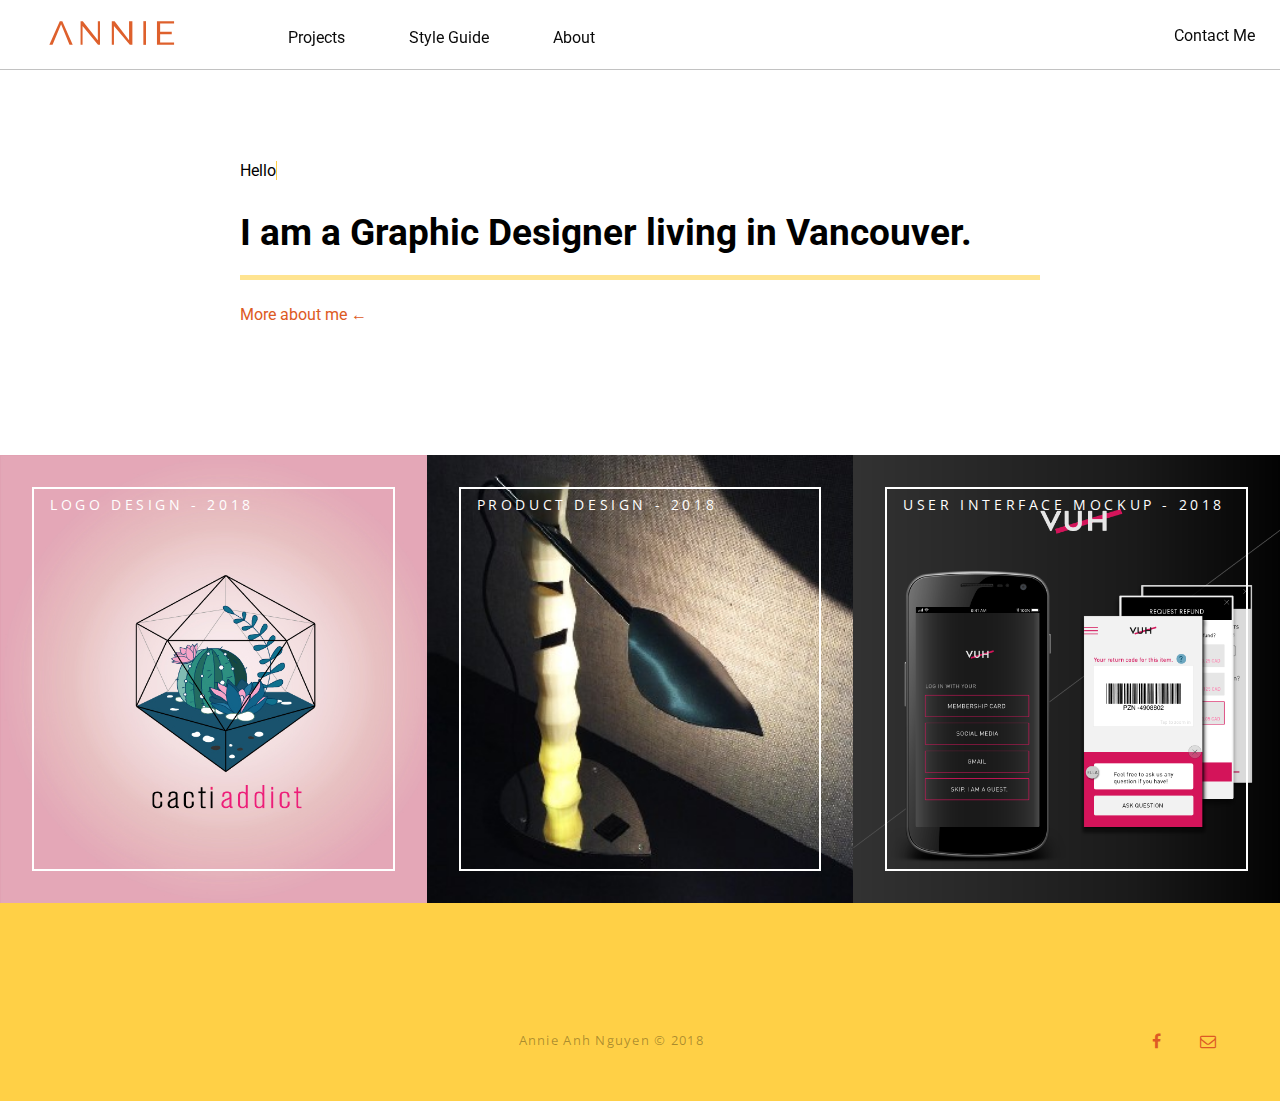
<file: index.html>
<!DOCTYPE html>
<html lang="en">

<head>
    <meta charset="utf-8">
    <meta name="viewport" content="width=width-device, initial-scale=1">
    <title>Annie Nguyen | Home</title>

    <link href="css/main-dist.css" rel="stylesheet">
    <!-- <link href="css/main.css" rel="stylesheet"> -->
    <link href="css/normalize.css" rel="stylesheet">

    <link href="img/favicon.ico" rel="shortcut icon" type="image/x-icon">
    <link rel="stylesheet" href="https://cdnjs.cloudflare.com/ajax/libs/font-awesome/4.7.0/css/font-awesome.min.css">
</head>

<body>
    <header class="main-header">
        <div class="top-nav">
            <nav id="myNav" class="nav-bar">
                <div class="nav-bar-div">
                    <a class="logo-link" href="index.html"><img class="logo" src="img/logo.svg" alt="logo-img"></a>
                    <a class="nav-item nav-item-border" href="index.html">Projects</a>
                    <a class="nav-item nav-item-border" href="style-guide.html">Style Guide</a>
                    <a class="nav-item nav-item-border bottom-border" href="about.html">About</a>

                    <div class="contact-me-wrapper">
                        <a href="mailto:nnpa185@gmail.com" target="_blank">Contact Me</a>
                    </div>
                </div>
                <div class="menu-icon-div">
                    <a class="menu-icon" href="javascript:void(0);" onclick="myFunction()" aria-hidden="true" aria-label="Menu">
                        <i class="fa fa-bars"></i>
                    </a>
                </div>
            </nav>
        </div>
    </header>

    <section class="page-heading section-border">
        <div class="heading-element">
            <a href="" class="typewrite" data-period="2000" data-type='[ "Hello."]'>
                    <span class="wrap"></span>
                </a>
            <h1 class="heading text-h1-large"><span class="span-block">I am a Graphic Designer living in Vancouver.</span></h1>
            <a class="header-link" href="about.html">More about me &larr;</a>
        </div>
    </section>

    <section class="section-border">
        <div class="project-showcase-element">
            <div class="project-holder">
                <div class="project-img">
                    <a href="p1-cacti-addict.html"><img class="prj-img" src="img/p1-img-title.jpg" alt="project-img-1"></a>
                </div>

                <div class="project-info-bg ">
                    <a class="project-info" href="p1-cacti-addict.html">
                        <span class="link-spanner"></span>
                        <h2>Cacti Addict</h2>
                        <p>Logo Design - 2018</p>
                    </a>
                </div>
                <div class="project-info-bg-visible">
                    <span class="link-spanner"></span>
                    <p>Logo Design - 2018</p>
                </div>
            </div>

            <div class="project-holder">
                <div class="project-img">
                    <a href="p2-tokyo-light.html"><img class="prj-img" src="img/p2-img-title.jpg" alt="project-img-2"></a>
                </div>

                <div class="project-info-bg">
                    <a class="project-info" href="p2-tokyo-light.html">
                        <span class="link-spanner"></span>
                        <h2>Tokyo Light</h2>
                        <p>Product Design - 2018</p>
                    </a>
                </div>

                <div class="project-info-bg-visible">
                    <span class="link-spanner"></span>
                    <p>Product Design - 2018</p>
                </div>
            </div>

            <div class="project-holder">
                <div class="project-img">
                    <a href="#"><img class="prj-img" src="img/p3-img-title.png" alt="project-img-3"></a>
                </div>

                <div class="project-info-bg">
                    <a class="project-info" href="#">
                        <span class="link-spanner"></span>
                        <h2>VUH</h2>
                        <p>User Interface Mockup - 2018</p>
                    </a>
                </div>

                <div class="project-info-bg-visible">
                    <span class="link-spanner"></span>
                    <p>User Interface Mockup - 2018</p>
                </div>
            </div>
        </div>

    </section>


    <footer>
        <div class="footer-item">
            <div class="footer-item-name">
                <p>Annie Anh Nguyen &copy; 2018 </p>
            </div>
            <div class="footer-item-contact">
                <a href="https://www.facebook.com/annien018" class="social-media-icon" target="_blank"><i class="fa fa-facebook"
                        aria-hidden="true"></i></a>
                <!-- <a href="https://www.linkedin.com/in/annienn" class="social-media-icon" target="_blank"><i class="fa fa-linkedin"
                        aria-hidden="true"></i></a> -->
                <a href="mailto:nnpa185@gmail.com" class="social-media-icon" target="_blank"><i class="fa fa-envelope-o"
                        aria-hidden="true"></i></a>
            </div>
        </div>
    </footer>

    <script src="js/script.js"></script>
</body>

</html>
</file>
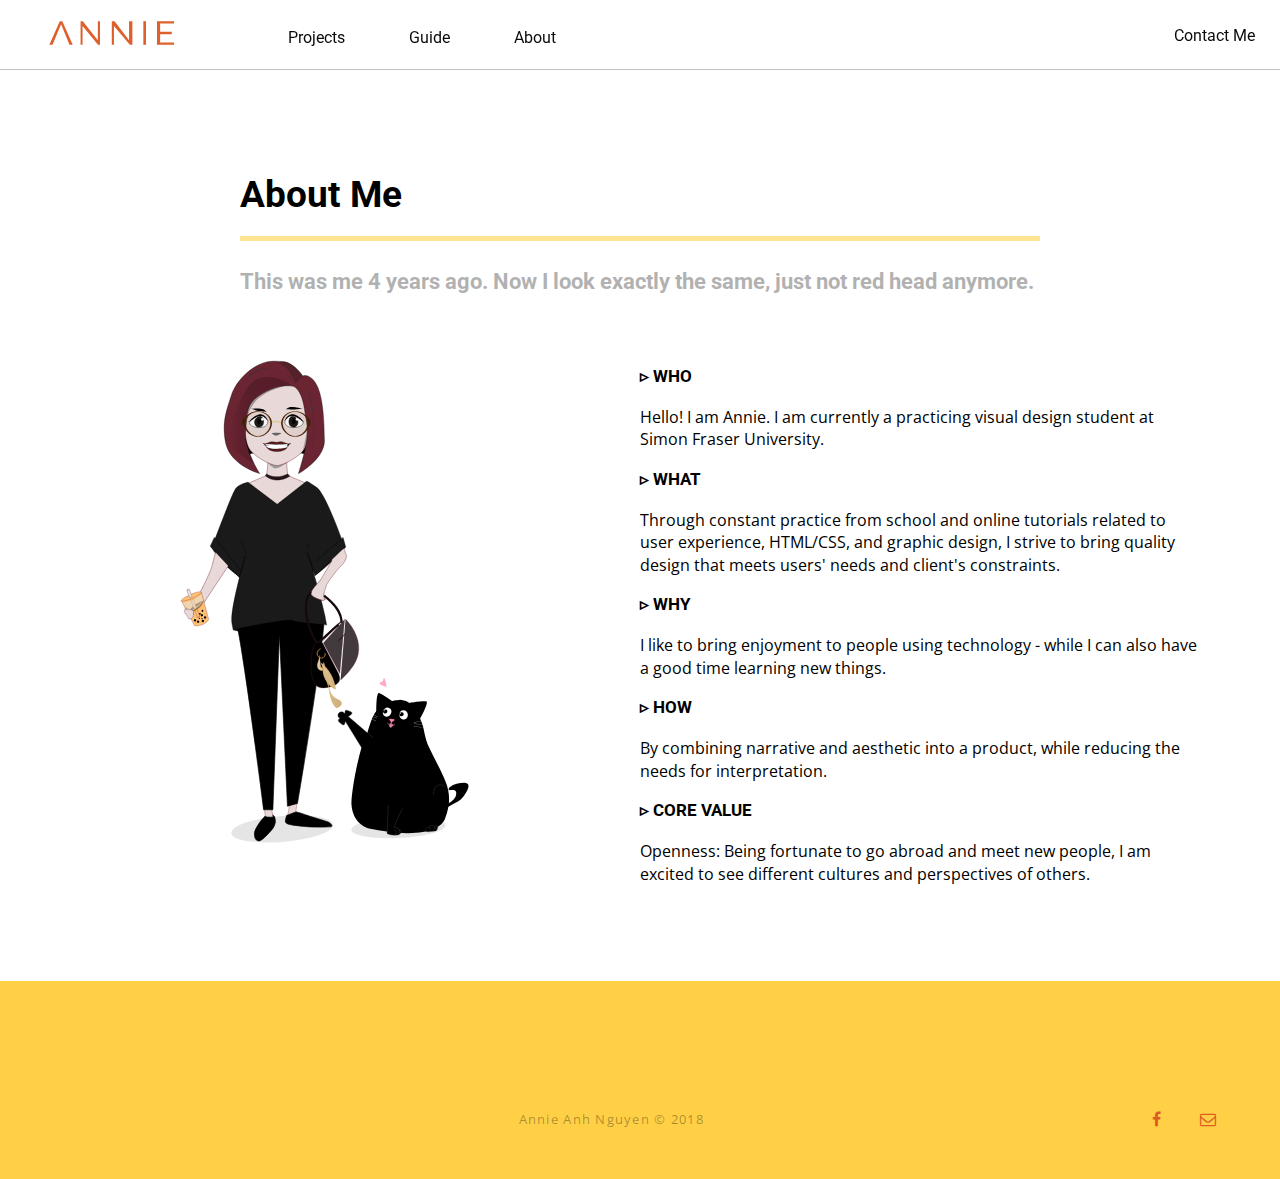
<file: about.html>
<!DOCTYPE html>
<html lang="en">

<head>
    <meta charset="utf-8">
    <meta name="viewport" content="width=width-device, initial-scale=1">
    <title>Annie Nguyen | About</title>

    <link href="css/main-dist.css" rel="stylesheet">
    <link href="css/normalize.css" rel="stylesheet">

    <link href="img/favicon.ico" rel="shortcut icon" type="image/x-icon">
    <link rel="stylesheet" href="https://cdnjs.cloudflare.com/ajax/libs/font-awesome/4.7.0/css/font-awesome.min.css">
</head>

<body>
    <header class="main-header">
        <div class="top-nav">
            <nav id="myNav" class="nav-bar">
                <div class="nav-bar-div">
                    <a class="logo-link" href="index.html"><img class="logo" src="img/logo.svg" alt="logo-img"></a>
                    <a class="nav-item nav-item-border" href="index.html">Projects</a>
                    <a class="nav-item nav-item-border" href="style-guide.html">Guide</a>
                    <a class="nav-item nav-item-border border-bottom" href="about.html">About</a>

                    <div class="contact-me-wrapper">
                        <a href="mailto:nnpa185@gmail.com" target="_blank">Contact Me</a>
                    </div>
                </div>
                <div class="menu-icon-div">
                    <a class="menu-icon" href="javascript:void(0);" onclick="myFunction()" aria-hidden="true" aria-label="Menu">
                        <i class="fa fa-bars"></i>
                    </a>
                </div>
            </nav>
        </div>
    </header>

    <section class="page-heading">
        <div class="heading-element">
            <h1 class="heading text-h1-large">About Me</h1>
            <h2 class="low-opacity-header text-h2-small">This was me 4 years ago. Now I look exactly the same, just not
                red head anymore.</h2>
        </div>
    </section>

    <section class="page-heading">
        <div class="about-me-element">
            <div class="about-me-image">
                <img class="me-image" src="img/about-me.svg" alt="about-img">
            </div>

            <div class="about-me-text">
                <h3 class="text-h3-small">&#9657; WHO </h3>
                <p>Hello! I am Annie. I am currently a practicing visual design student at Simon Fraser University.
                </p>
                <h3 class="text-h3-small">&#9657; WHAT </h3>
                <p>Through constant practice from school and online tutorials related to user experience, HTML/CSS, and graphic design, I strive to bring quality design that
                    meets users' needs and client's constraints.</p>
                <h3 class="text-h3-small">&#9657; WHY </h3>
                <p>I like to bring enjoyment to people using technology - while I can also have
                    a good time learning new things.</p>
                <h3 class="text-h3-small">&#9657; HOW </h3>
                <p>By combining narrative and aesthetic into a product, while reducing the needs for interpretation.
                </p>
                <h3 class="text-h3-small">&#9657; CORE VALUE </h3>
                <p>Openness: Being fortunate to go abroad and meet new people, I am excited
                    to see different cultures and perspectives of others.</p>
            </div>
        </div>
    </section>

    <footer>
        <div class="footer-item">
            <div class="footer-item-name">
                <p>Annie Anh Nguyen &copy; 2018 </p>
            </div>
            <div class="footer-item-contact">
                <a href="https://www.facebook.com/annien018" class="social-media-icon" target="_blank"><i class="fa fa-facebook"
                        aria-hidden="true"></i></a>
                <!-- <a href="https://www.linkedin.com/in/annienn" class="social-media-icon" target="_blank"><i class="fa fa-linkedin"
                        aria-hidden="true"></i></a> -->
                <a href="mailto:nnpa185@gmail.com" class="social-media-icon" target="_blank"><i class="fa fa-envelope-o"
                        aria-hidden="true"></i></a>
            </div>
        </div>
    </footer>

    <script src="js/script.js"></script>
</body>

</html>
</file>
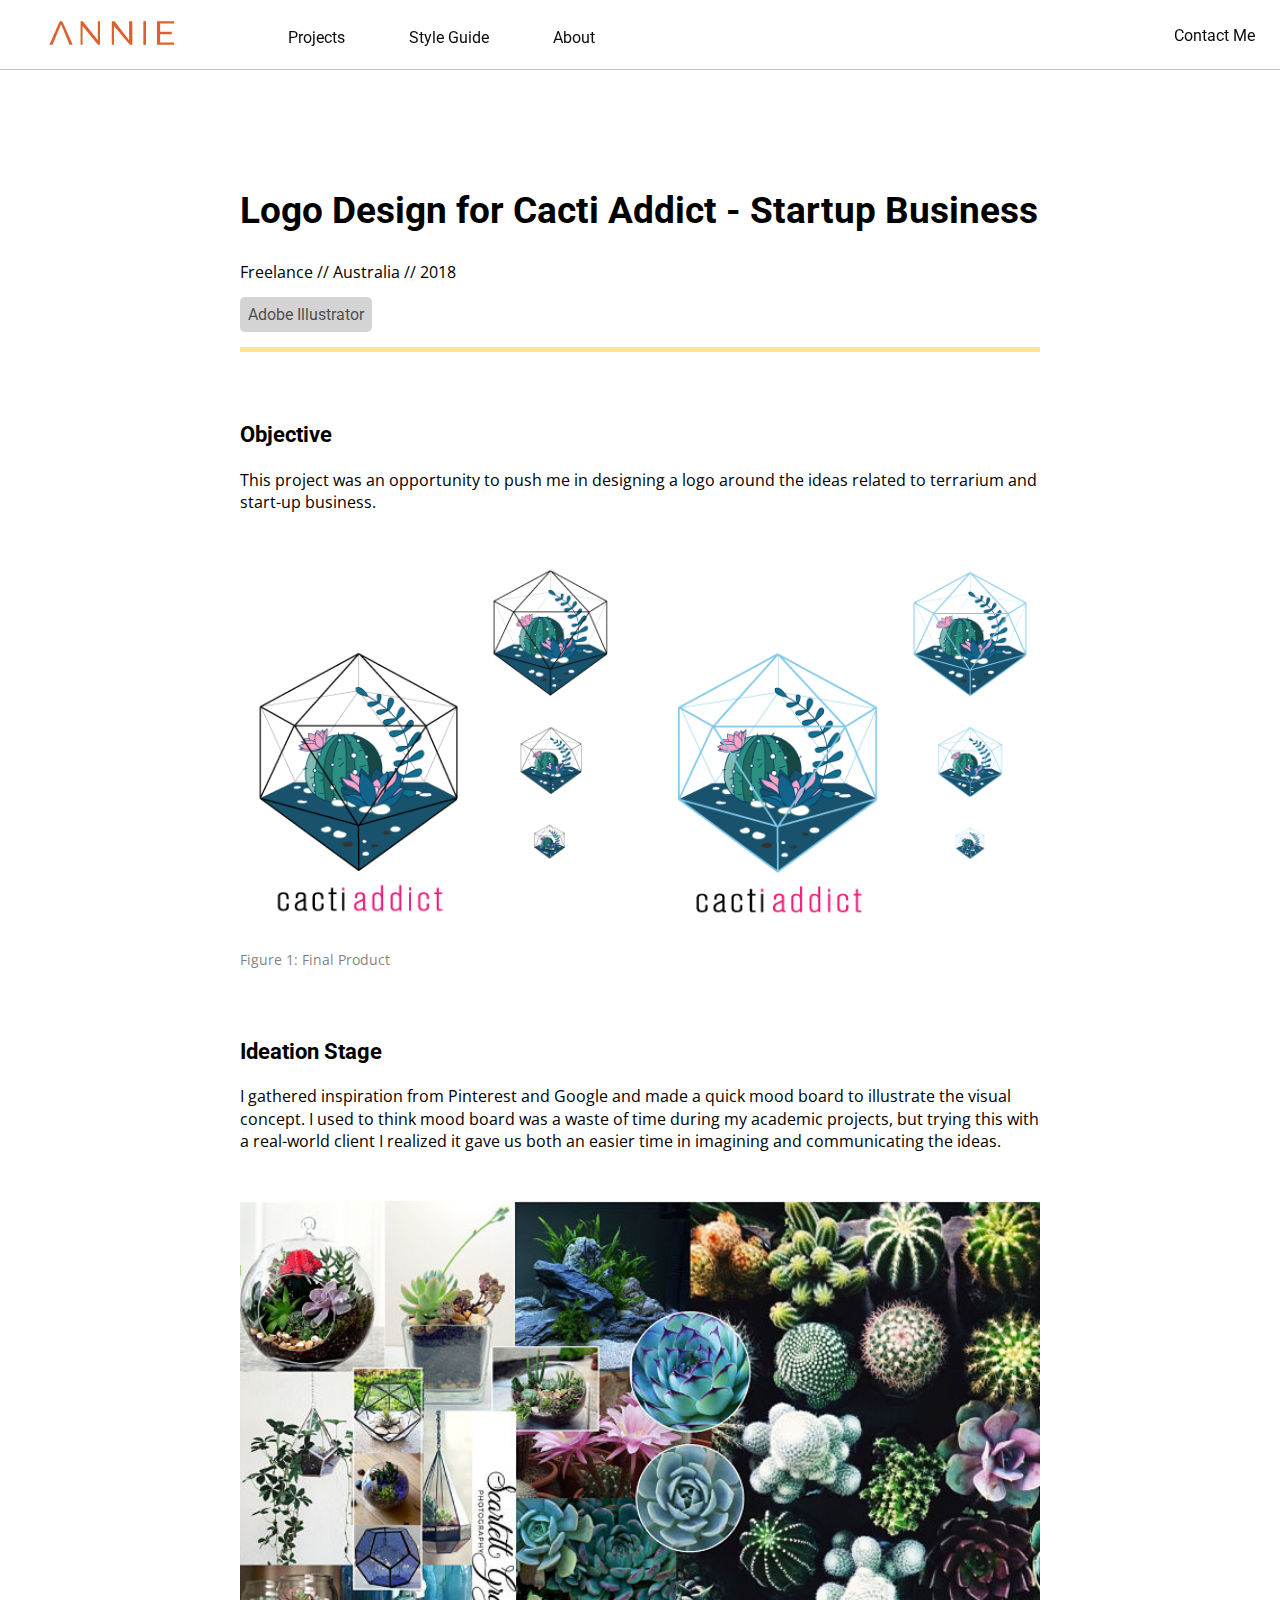
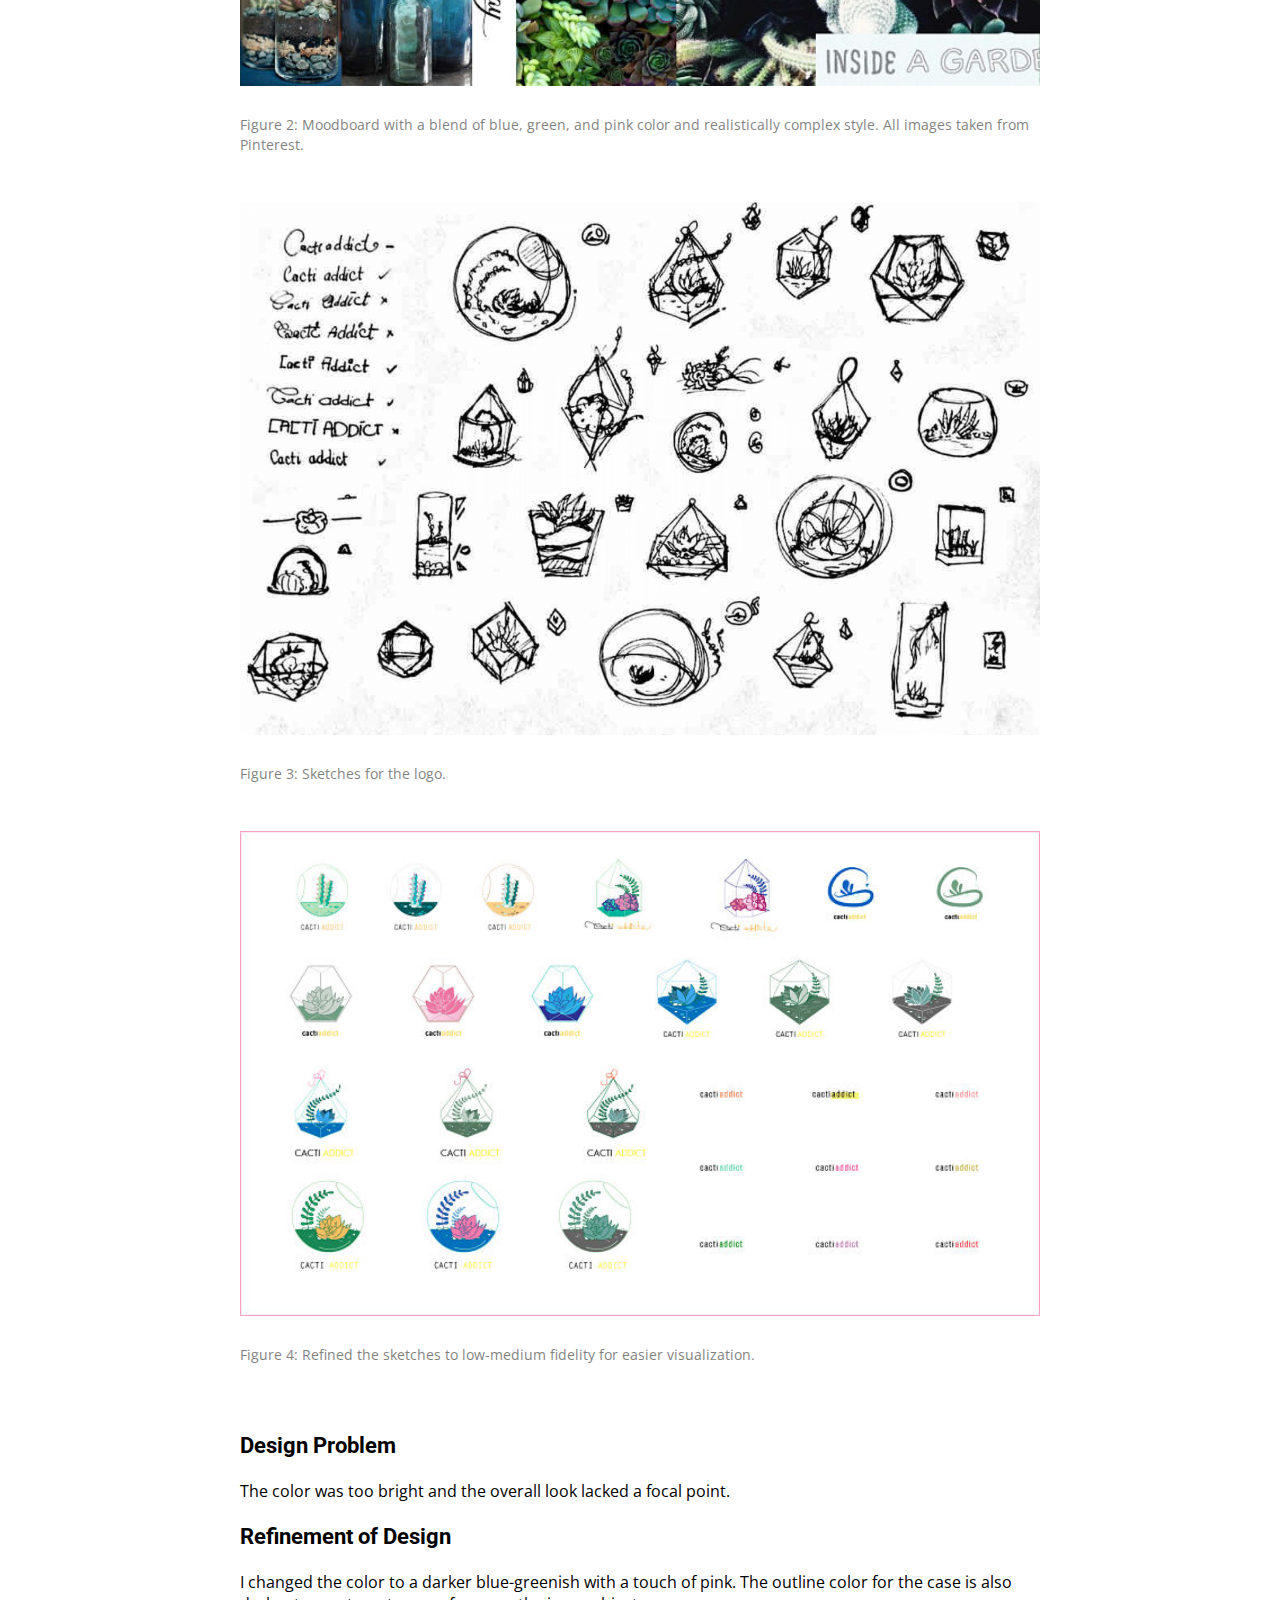
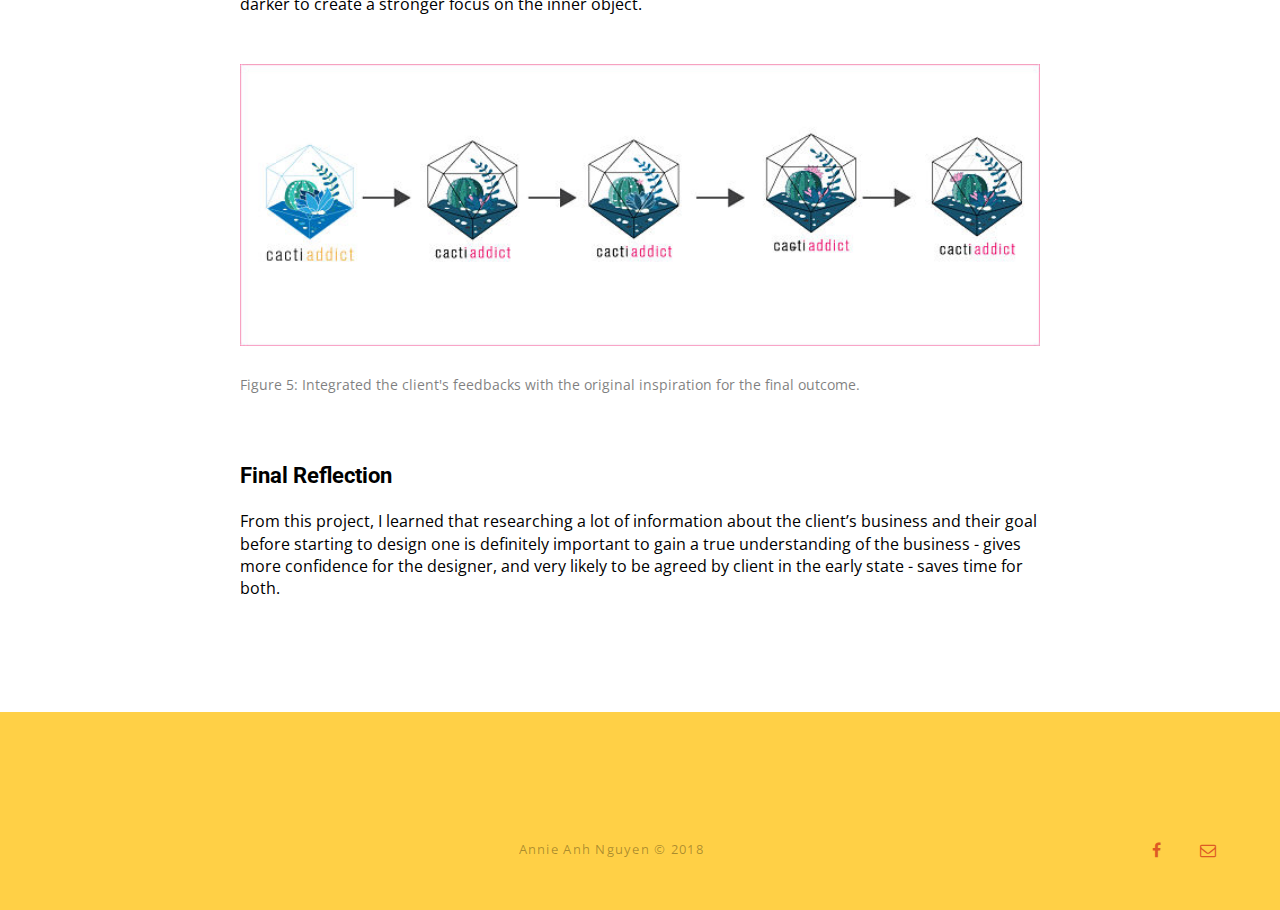
<file: p1-cacti-addict.html>
<!DOCTYPE html>
<html lang="en">

<head>
    <meta charset="utf-8">
    <meta name="viewport" content="width=width-device, initial-scale=1">
    <title>Annie Nguyen | Cacti Addict</title>

    <link href="css/main-dist.css" rel="stylesheet">
    <link href="css/normalize.css" rel="stylesheet">

    <link href="img/favicon.ico" rel="shortcut icon" type="image/x-icon">
    <link rel="stylesheet" href="https://cdnjs.cloudflare.com/ajax/libs/font-awesome/4.7.0/css/font-awesome.min.css">
</head>

<body>
    <header class="main-header">
        <div class="top-nav">
            <nav id="myNav" class="nav-bar">
                <div class="nav-bar-div">
                    <a class="logo-link" href="index.html"><img class="logo" src="img/logo.svg" alt="logo-img"></a>
                    <a class="nav-item nav-item-border" href="index.html">Projects</a>
                    <a class="nav-item nav-item-border" href="style-guide.html">Style Guide</a>
                    <a class="nav-item nav-item-border border-bottom" href="about.html">About</a>

                    <div class="contact-me-wrapper">
                        <a href="mailto:nnpa185@gmail.com" target="_blank">Contact Me</a>
                    </div>
                </div>
                <div class="menu-icon-div">
                    <a class="menu-icon" href="javascript:void(0);" onclick="myFunction()" aria-hidden="true" aria-label="Menu">
                        <i class="fa fa-bars"></i>
                    </a>
                </div>
            </nav>
        </div>
    </header>

    <section class="page-heading section-border">
        <a name="top"></a>
        <div class="heading-element">
            <div class="heading">
                <h1 class="text-h1-large">Logo Design for Cacti Addict - Startup Business</h1>
                <p>Freelance // Australia // 2018</p>
                <mark>Adobe Illustrator</mark>
            </div>
        </div>

        <div class="project-description">
            <h2 class="text-h2-small">Objective</h2>
            <p> This project was an opportunity to push me in designing a logo around the ideas related to terrarium
                and start-up business. </p>
        </div>

        <div class="project-description-img">
            <img class="project-img" src="img/p1-finished-product.png" alt="product-1-img">
            <p class="p-img-description">Figure 1: Final Product</p>
        </div>

        <div class="project-description">
            <h2 class="text-h2-small">Ideation Stage </h2>
            <p> I gathered inspiration from Pinterest and Google and made a quick mood board to illustrate the visual
                concept. I used to think mood board was a waste of time during my academic projects, but trying this
                with a real-world client I realized it gave us both an easier time in imagining and communicating the
                ideas. </p>
        </div>

        <div class="project-description-img">
            <img class="project-img" src="img/p1-moodboard.jpg" alt="product-1-moodboard">
            <p class="p-img-description">Figure 2: Moodboard with a blend of blue, green, and pink color and
                realistically complex style. All images taken from Pinterest.</p>
        </div>

        <div class="project-description-img">
            <img class="project-img" src="img/p1-process1.png" alt="product-2-sketches">
            <p class="p-img-description">Figure 3: Sketches for the logo.</p>
        </div>

        <div class="project-description-img">
            <img class="project-img" src="img/p1-process2.jpg" alt="product-3-refinement">
            <p class="p-img-description">Figure 4: Refined the sketches to low-medium fidelity for easier
                visualization.</p>
        </div>

        <div class="project-description">
            <h2 class="text-h2-small">Design Problem</h2>
            <p>The color was too bright and the overall look lacked a focal point.</p>

            <h2 class="text-h2-small">Refinement of Design</h2>
            <p>I changed the color to a darker blue-greenish with a touch of pink. The outline color for the case is
                also
                darker to create a stronger focus on the inner object.</p>
        </div>

        <div class="project-description-img">
            <img class="project-img" src="img/p1-process3.jpg" alt="product-4-refinement">
            <p class="p-img-description">Figure 5: Integrated the client's feedbacks with the original inspiration for
                the final outcome.</p>
        </div>

        <div class="project-description">
            <h2 class="text-h2-small">Final Reflection</h2>
            <p>From this project, I learned that researching a lot of information about the client’s business and their
                goal before starting to design one is definitely important to gain a true understanding of the business
                -
                gives more confidence for the designer, and very likely to be agreed by client in the early state -
                saves
                time for both.</p>
        </div>
    </section>


    <footer>
        <div class="footer-item">
            <div class="footer-item-name">
                <p>Annie Anh Nguyen &copy; 2018 </p>
            </div>
            <div class="footer-item-contact">
                <a href="https://www.facebook.com/annien018" class="social-media-icon" target="_blank"><i class="fa fa-facebook"
                        aria-hidden="true"></i></a>
                <!-- <a href="https://www.linkedin.com/in/annienn" class="social-media-icon" target="_blank"><i class="fa fa-linkedin"
                        aria-hidden="true"></i></a> -->
                <a href="mailto:nnpa185@gmail.com" class="social-media-icon" target="_blank"><i class="fa fa-envelope-o"
                        aria-hidden="true"></i></a>
            </div>
        </div>
    </footer>

    <script src="js/script.js"></script>
</body>

</html>
</file>
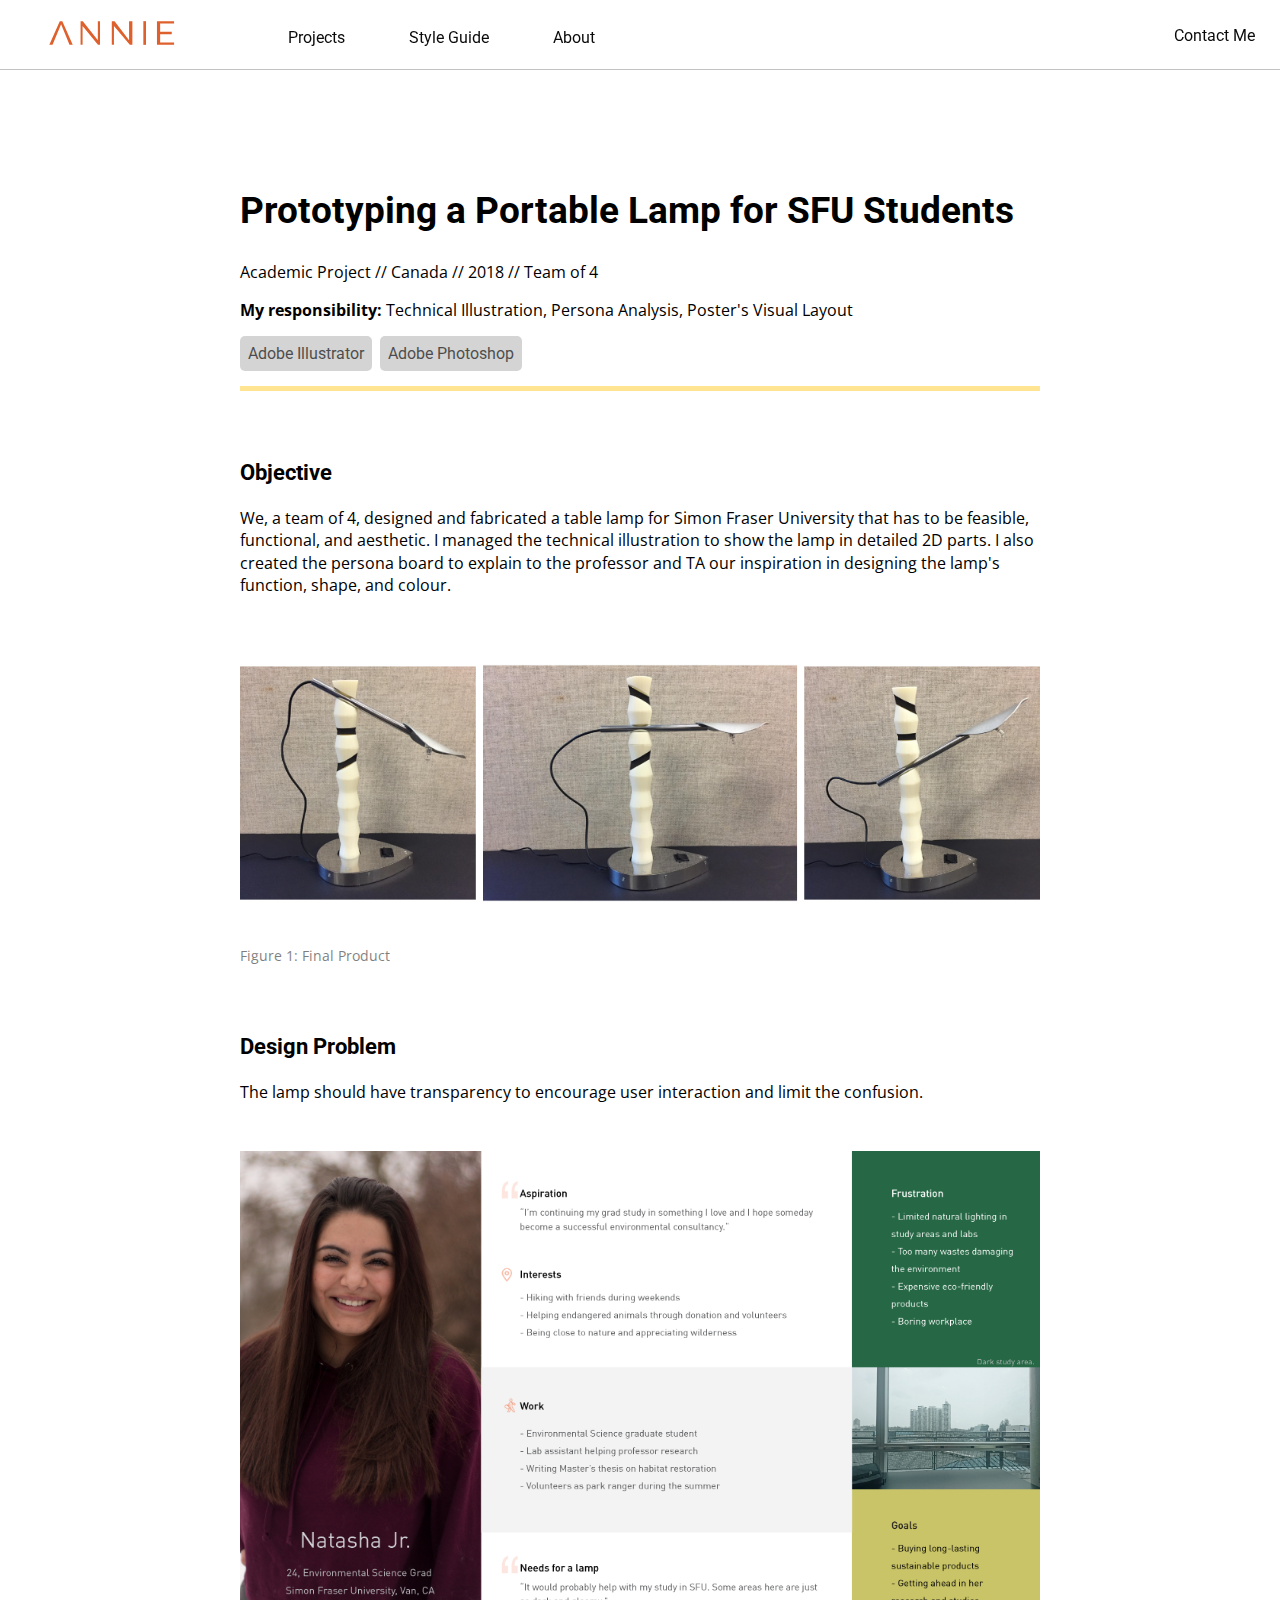
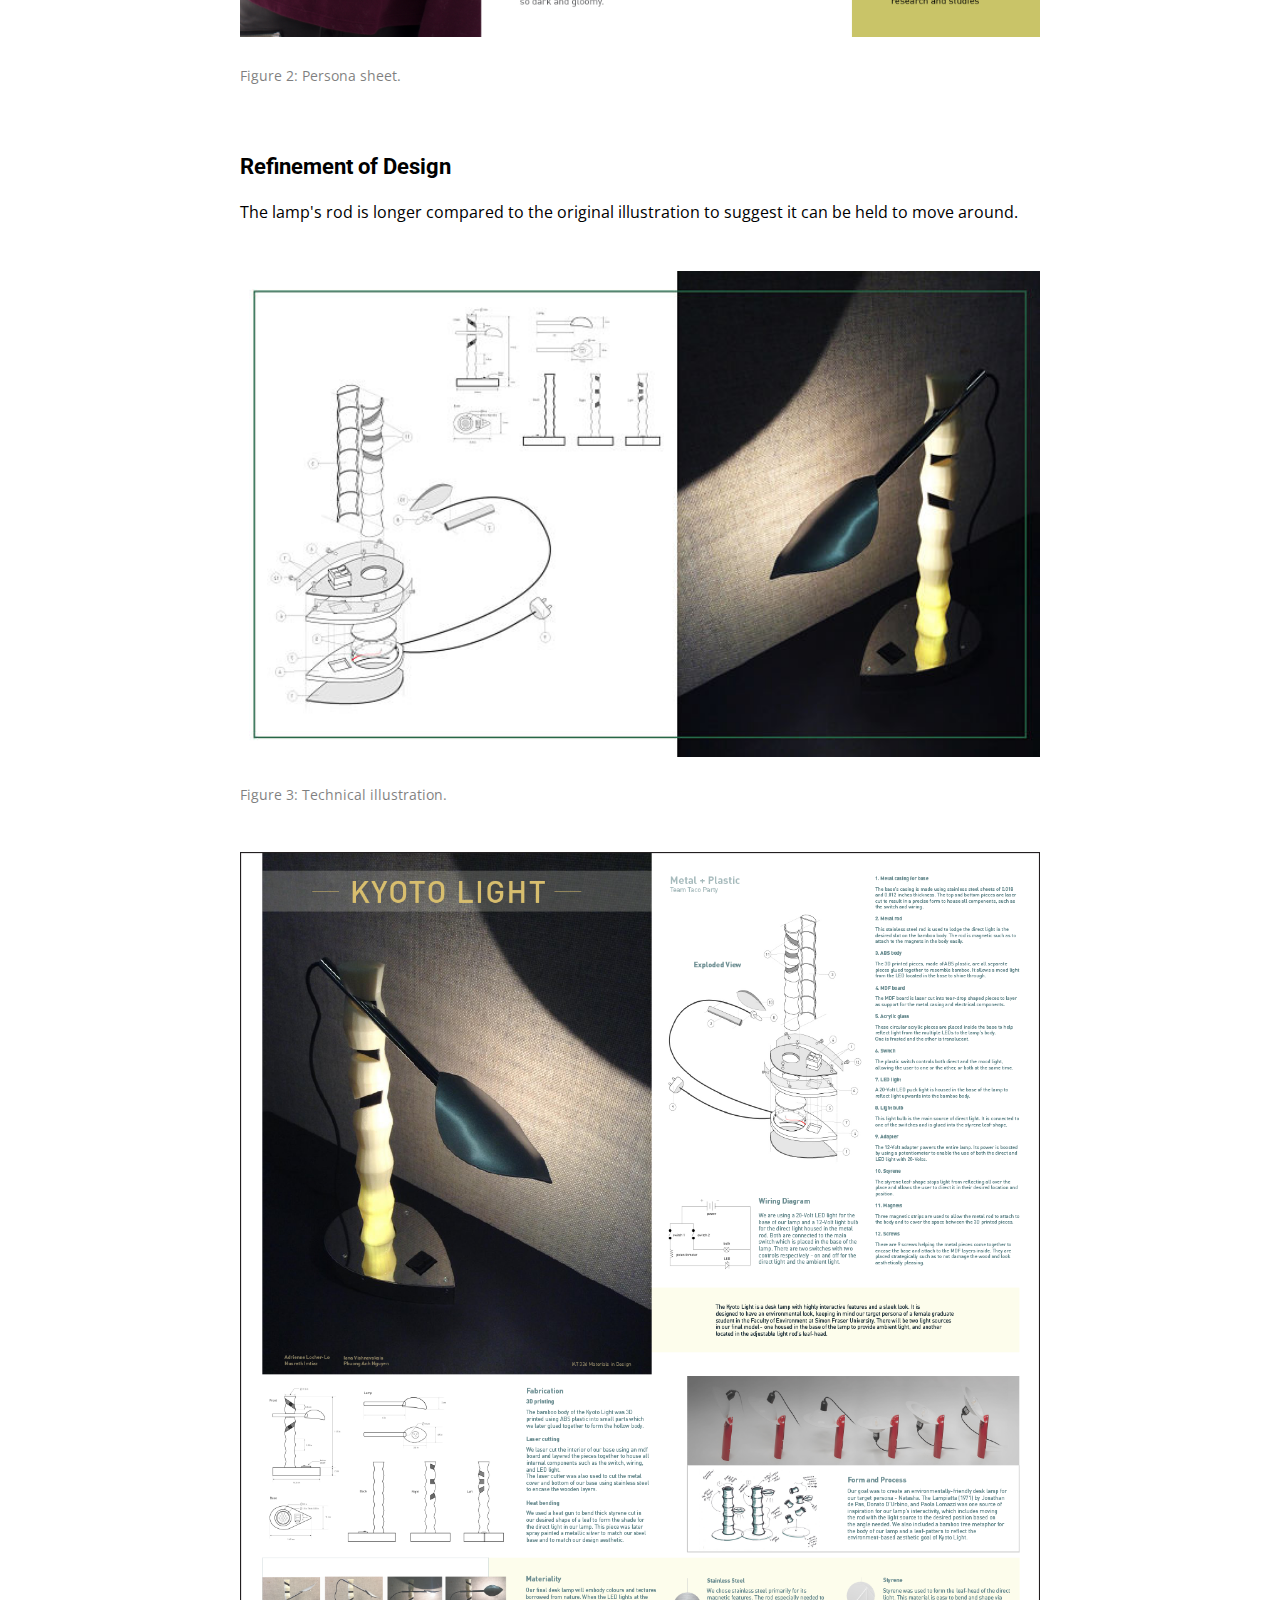
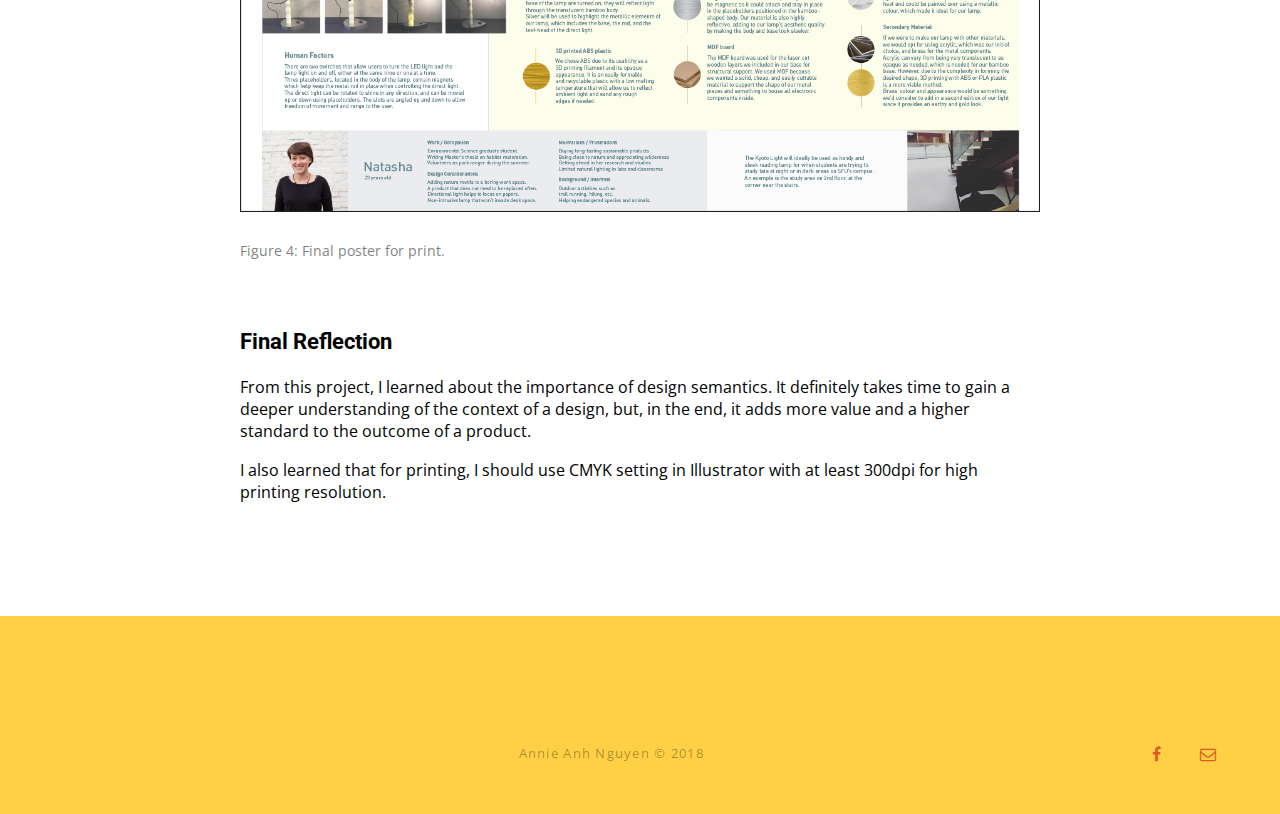
<file: p2-tokyo-light.html>
<!DOCTYPE html>
<html lang="en">

<head>
    <meta charset="utf-8">
    <meta name="viewport" content="width=width-device, initial-scale=1">
    <title>Annie Nguyen | Tokyo Light</title>

    <link href="css/main-dist.css" rel="stylesheet">
    <link href="css/normalize.css" rel="stylesheet">

    <link href="img/favicon.ico" rel="shortcut icon" type="image/x-icon">
    <link rel="stylesheet" href="https://cdnjs.cloudflare.com/ajax/libs/font-awesome/4.7.0/css/font-awesome.min.css">
</head>

<body>
    <header class="main-header">
        <div class="top-nav">
            <nav id="myNav" class="nav-bar">
                <div class="nav-bar-div">
                    <a class="logo-link" href="index.html"><img class="logo" src="img/logo.svg" alt="logo-img"></a>
                    <a class="nav-item nav-item-border" href="index.html">Projects</a>
                    <a class="nav-item nav-item-border" href="style-guide.html">Style Guide</a>
                    <a class="nav-item nav-item-border border-bottom" href="about.html">About</a>

                    <div class="contact-me-wrapper">
                        <a href="mailto:nnpa185@gmail.com" target="_blank">Contact Me</a>
                    </div>
                </div>
                <div class="menu-icon-div">
                    <a class="menu-icon" href="javascript:void(0);" onclick="myFunction()" aria-hidden="true" aria-label="Menu">
                        <i class="fa fa-bars"></i>
                    </a>
                </div>
            </nav>
        </div>
    </header>

    <section class="page-heading section-border">
        <a name="top"></a>
        <div class="heading-element">
            <div class="heading">
                <h1 class="text-h1-large">Prototyping a Portable Lamp for SFU Students</h1>
                <p>Academic Project // Canada // 2018 // Team of 4</p>
                <p><strong>My responsibility:</strong> Technical Illustration, Persona Analysis, Poster's Visual Layout
                </p>
                <mark>Adobe Illustrator</mark><mark>Adobe Photoshop</mark>
            </div>
        </div>

        <div class="project-description">
            <h2 class="text-h2-small">Objective</h2>
            <p> We, a team of 4, designed and fabricated a table lamp for Simon Fraser University that has to be
                feasible, functional, and aesthetic. I managed the technical illustration to show the lamp in detailed
                2D parts. I also created the persona board to explain to the professor and TA our inspiration in
                designing the lamp's function, shape, and colour.</p>
        </div>

        <div class="project-description-img">
            <img class="project-img" src="img/p2-finished-product.png" alt="product-2-img">
            <p class="p-img-description">Figure 1: Final Product</p>
        </div>

        <div class="project-description">
            <!-- <h2 class="text-h2-small">Concern</h2>
            <p>Many study areas in SFU Surrey often lack light at night. The lamp must improve the working environment
                of students. </p>

            <h2 class="text-h2-small">Feasibility Consideration </h2>
            <p>After making the persona chart and showing that to the professor, my team and I went into the ideation phase keeping the persona in our mind. The small and minimal design gave a budget-friendly product and is easily portable. We also considered
                the materials to create a long-lasting product. </p>


            <h2 class="text-h2-small">Challenge </h2>
            <p>The product should provoke an emotional response from the users to grab their interest. </p>

            <h2 class="text-h2-small">Solution</h2>
            <p>We decided to go with the greenery motif, the metaphorical bamboo, and the leaf shapes since it would be
                easily identifiable to our users as they can feel familiarity with the product from the first look.</p> -->


            <h2 class="text-h2-small">Design Problem </h2>
            <p>The lamp should have transparency to encourage user interaction and limit the confusion. </p>
        </div>
        <div class="project-description-img">
            <img class="project-img" src="img/p2-persona.jpg" alt="product-2-persona">
            <p class="p-img-description">Figure 2: Persona sheet.</p>
        </div>

        <div class="project-description">
            <h2 class="text-h2-small"> Refinement of Design </h2>
            <p>The lamp's rod is longer compared to the original illustration to suggest it can be held to move around.</p>
        </div>

        <div class="project-description-img">
            <img class="project-img" src="img/p2-illustration.jpg" alt="product-2-illustration">
            <p class="p-img-description">Figure 3: Technical illustration.</p>
        </div>

        <div class="project-description-img">
            <img class="project-img" src="img/p2-poster.png" alt="product-2-poster">
            <p class="p-img-description">Figure 4: Final poster for print. </p>
        </div>

        <div class="project-description">
            <h2 class="text-h2-small">Final Reflection</h2>
            <p>From this project, I learned about the importance of design semantics. It definitely takes time to gain
                a
                deeper understanding of the context of a design, but, in the end, it adds more value and a higher
                standard
                to the outcome of a product.</p>
            <p>I also learned that for printing, I should use CMYK setting in Illustrator with at least 300dpi for
                high printing resolution. </p>

        </div>


    </section>


    <footer>
        <div class="footer-item">
            <div class="footer-item-name">
                <p>Annie Anh Nguyen &copy; 2018 </p>
            </div>
            <div class="footer-item-contact">
                <a href="https://www.facebook.com/annien018" class="social-media-icon" target="_blank"><i class="fa fa-facebook"
                        aria-hidden="true"></i></a>
                <!-- <a href="https://www.linkedin.com/in/annienn" class="social-media-icon" target="_blank"><i class="fa fa-linkedin"
                        aria-hidden="true"></i></a> -->
                <a href="mailto:nnpa185@gmail.com" class="social-media-icon" target="_blank"><i class="fa fa-envelope-o"
                        aria-hidden="true"></i></a>
            </div>
        </div>
    </footer>

    <script src="js/script.js"></script>
</body>

</html>
</file>
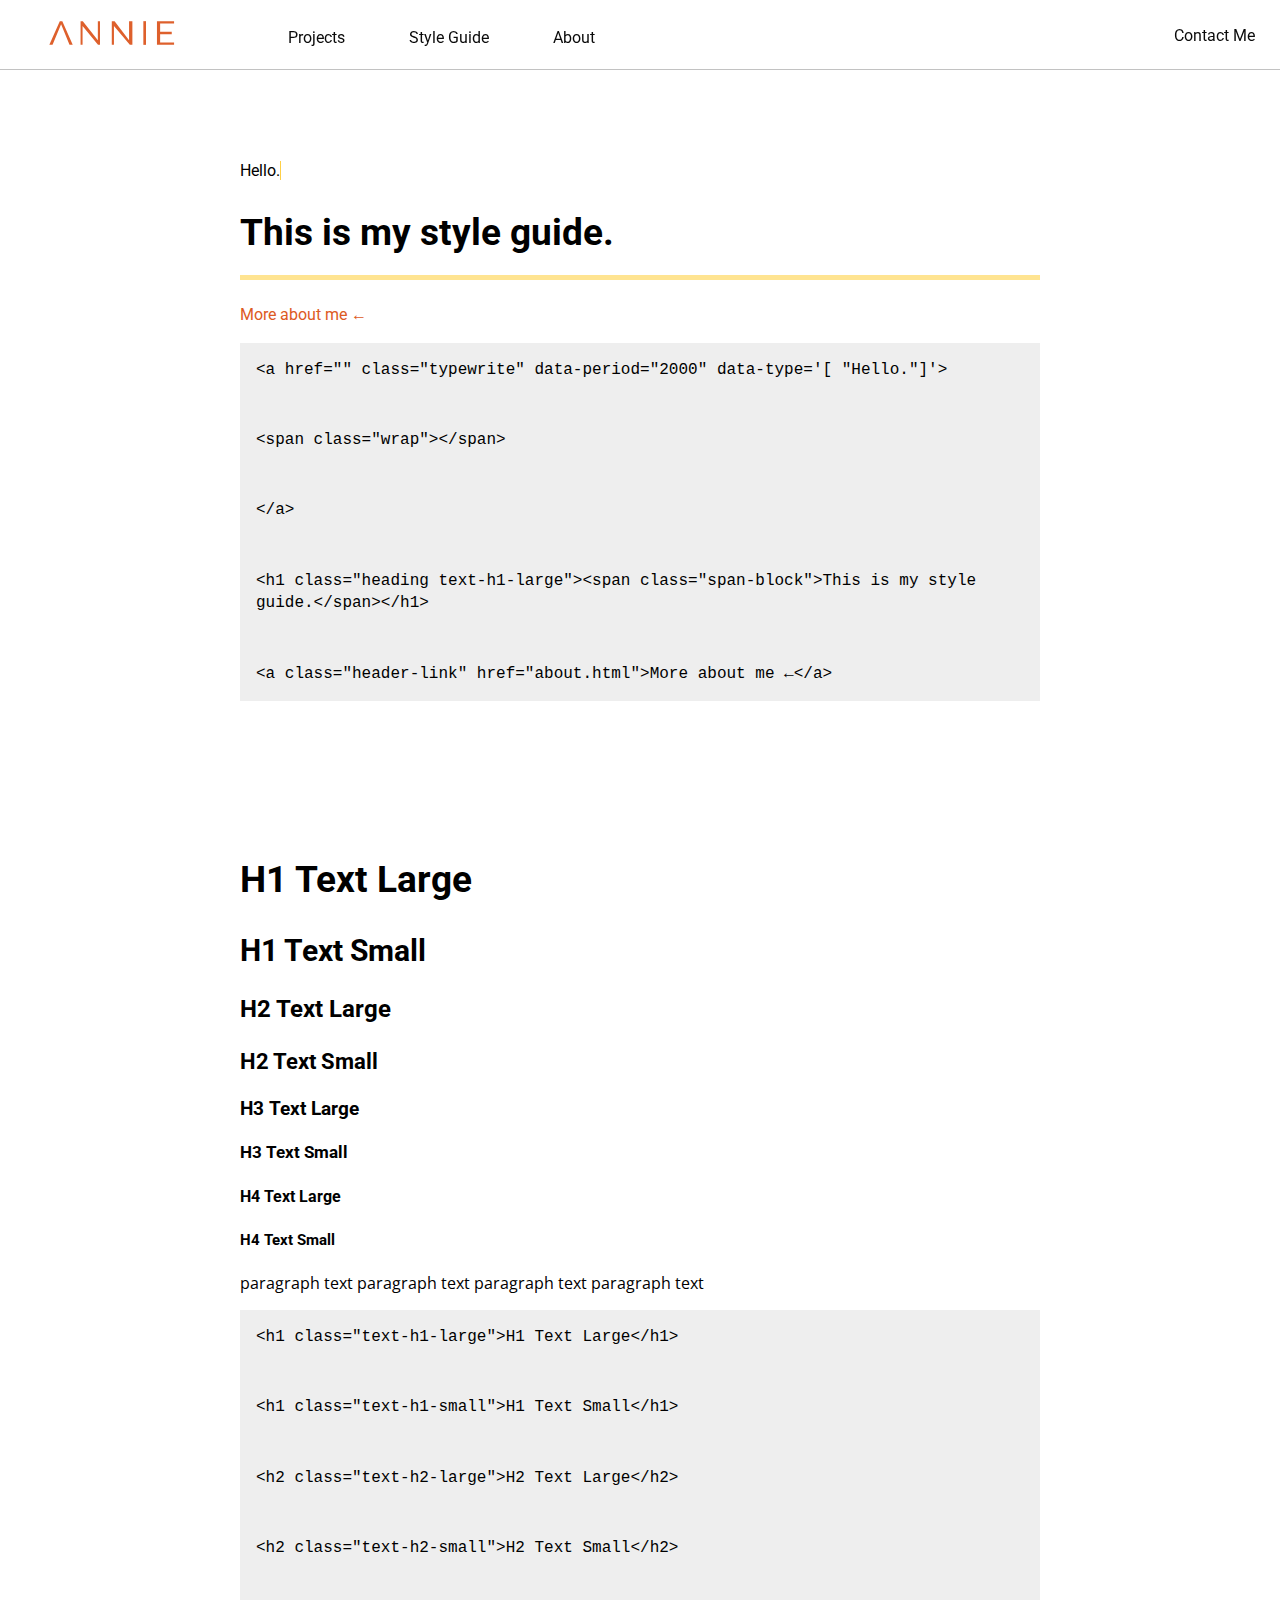
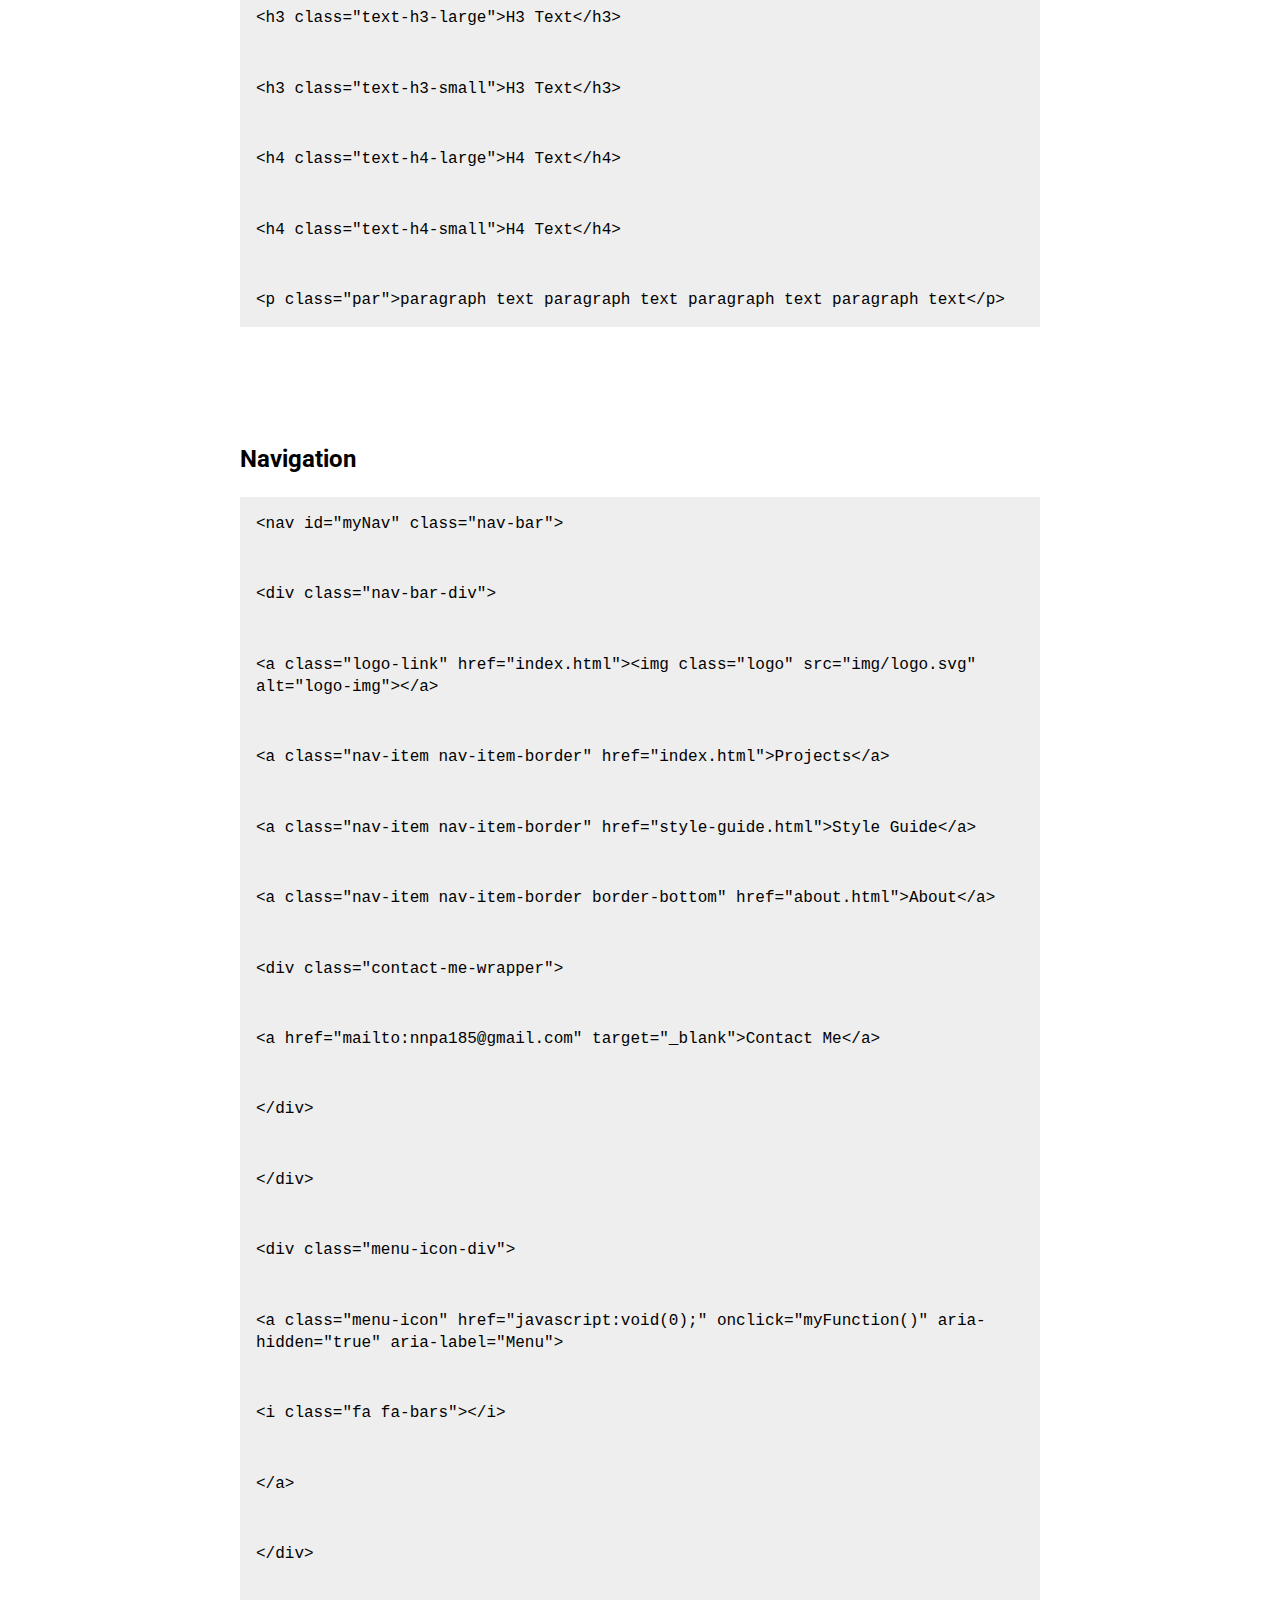
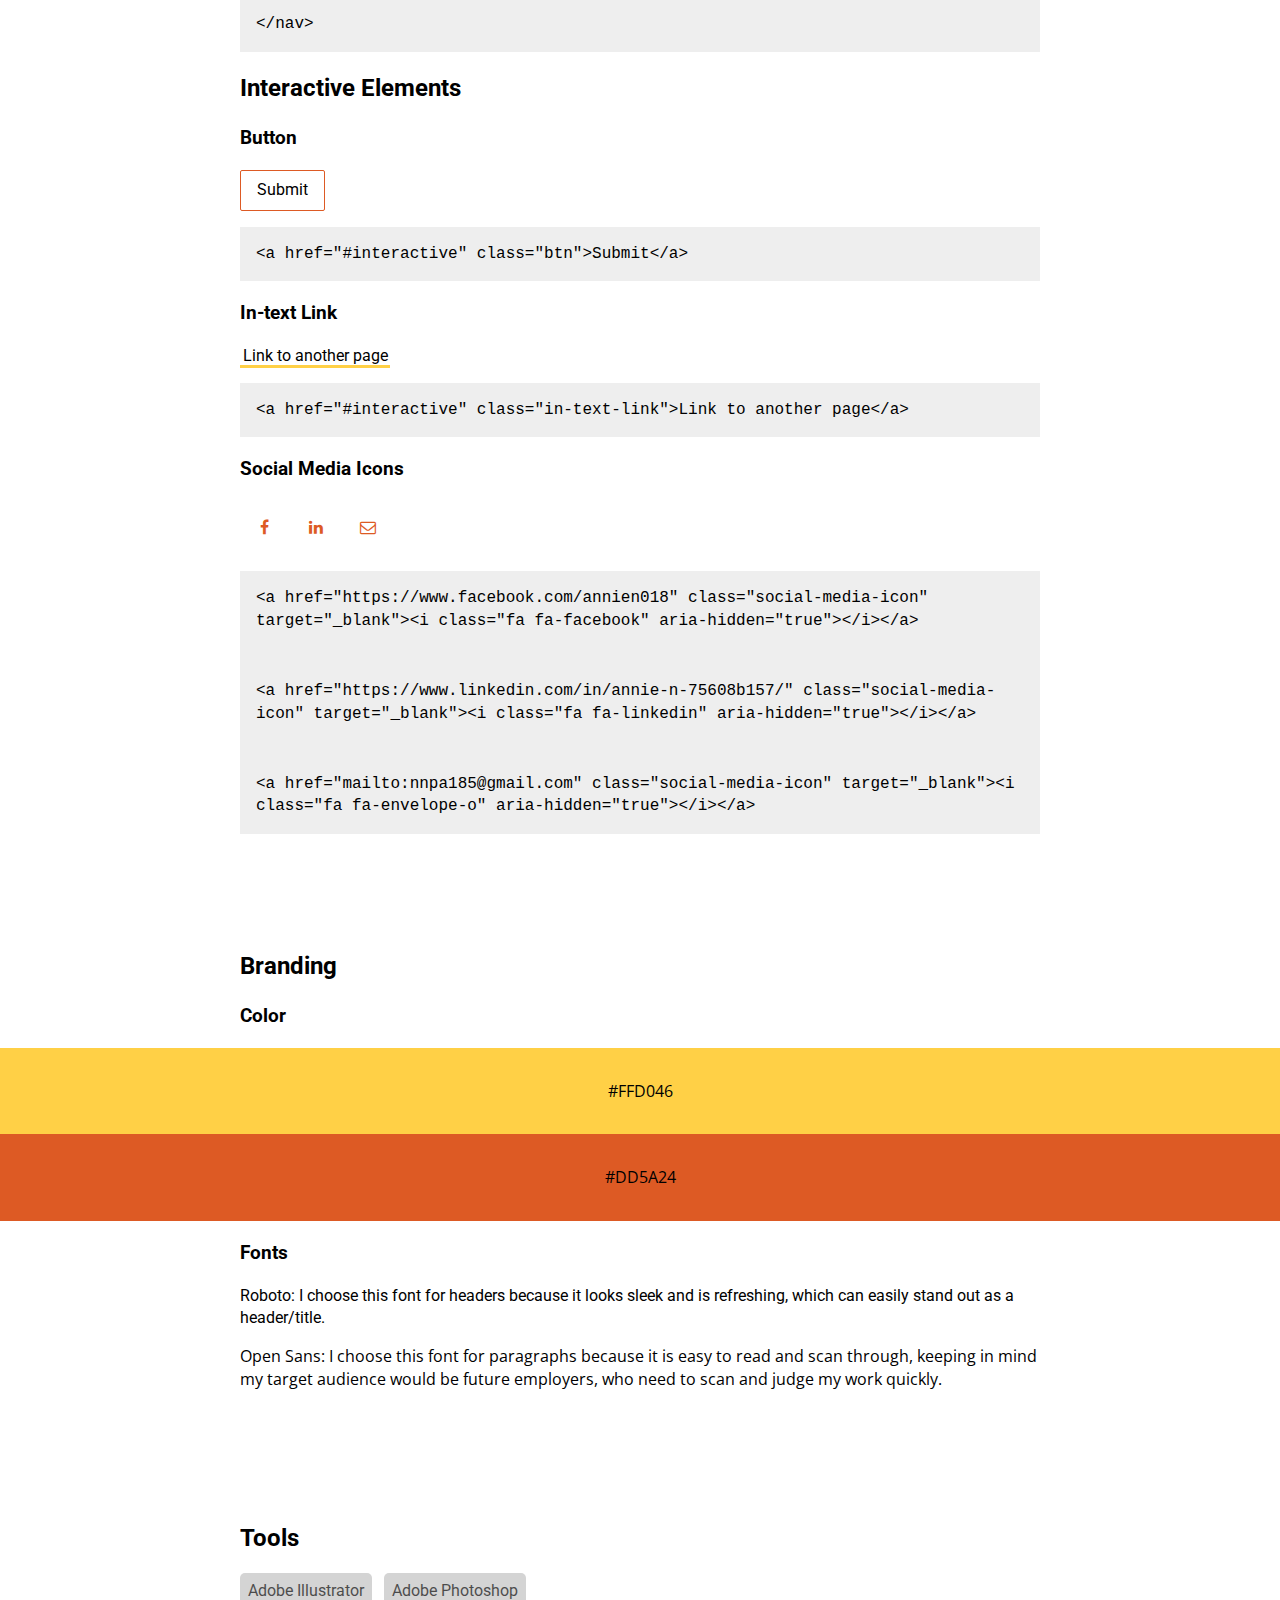
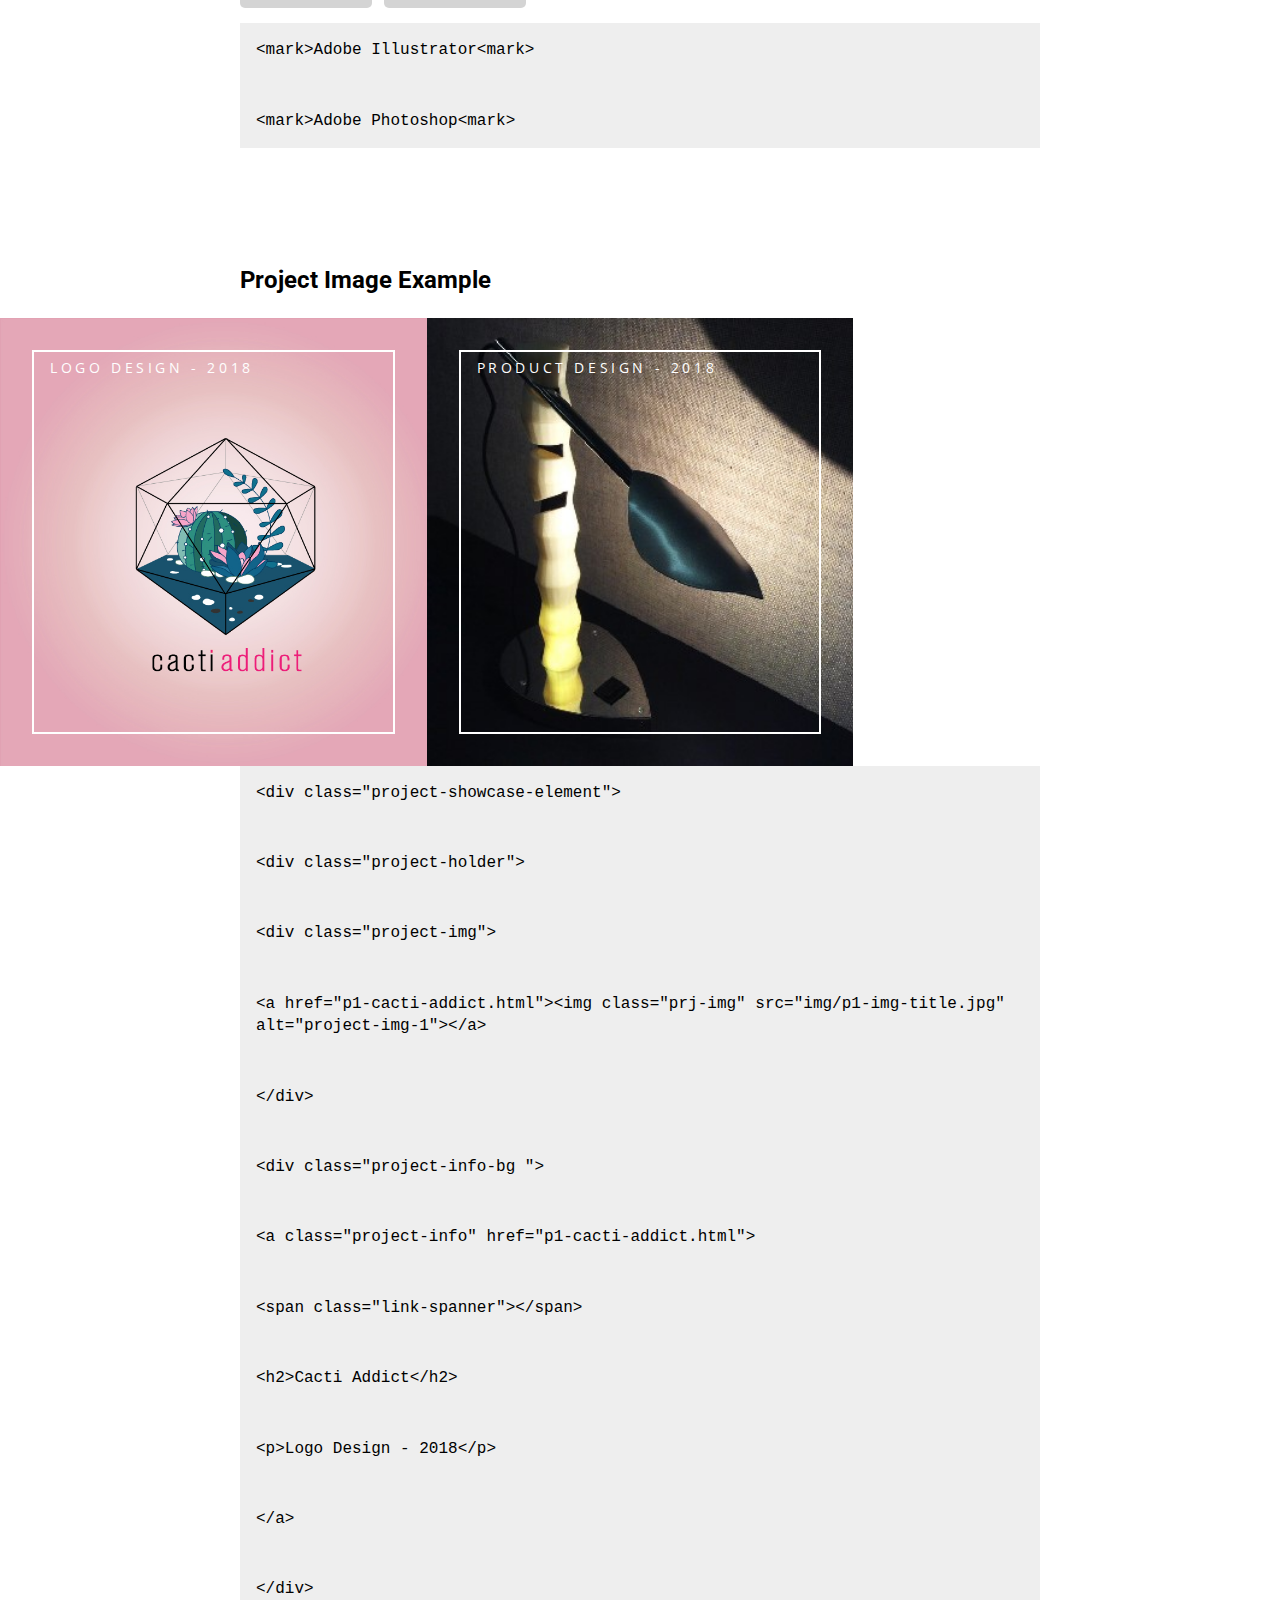
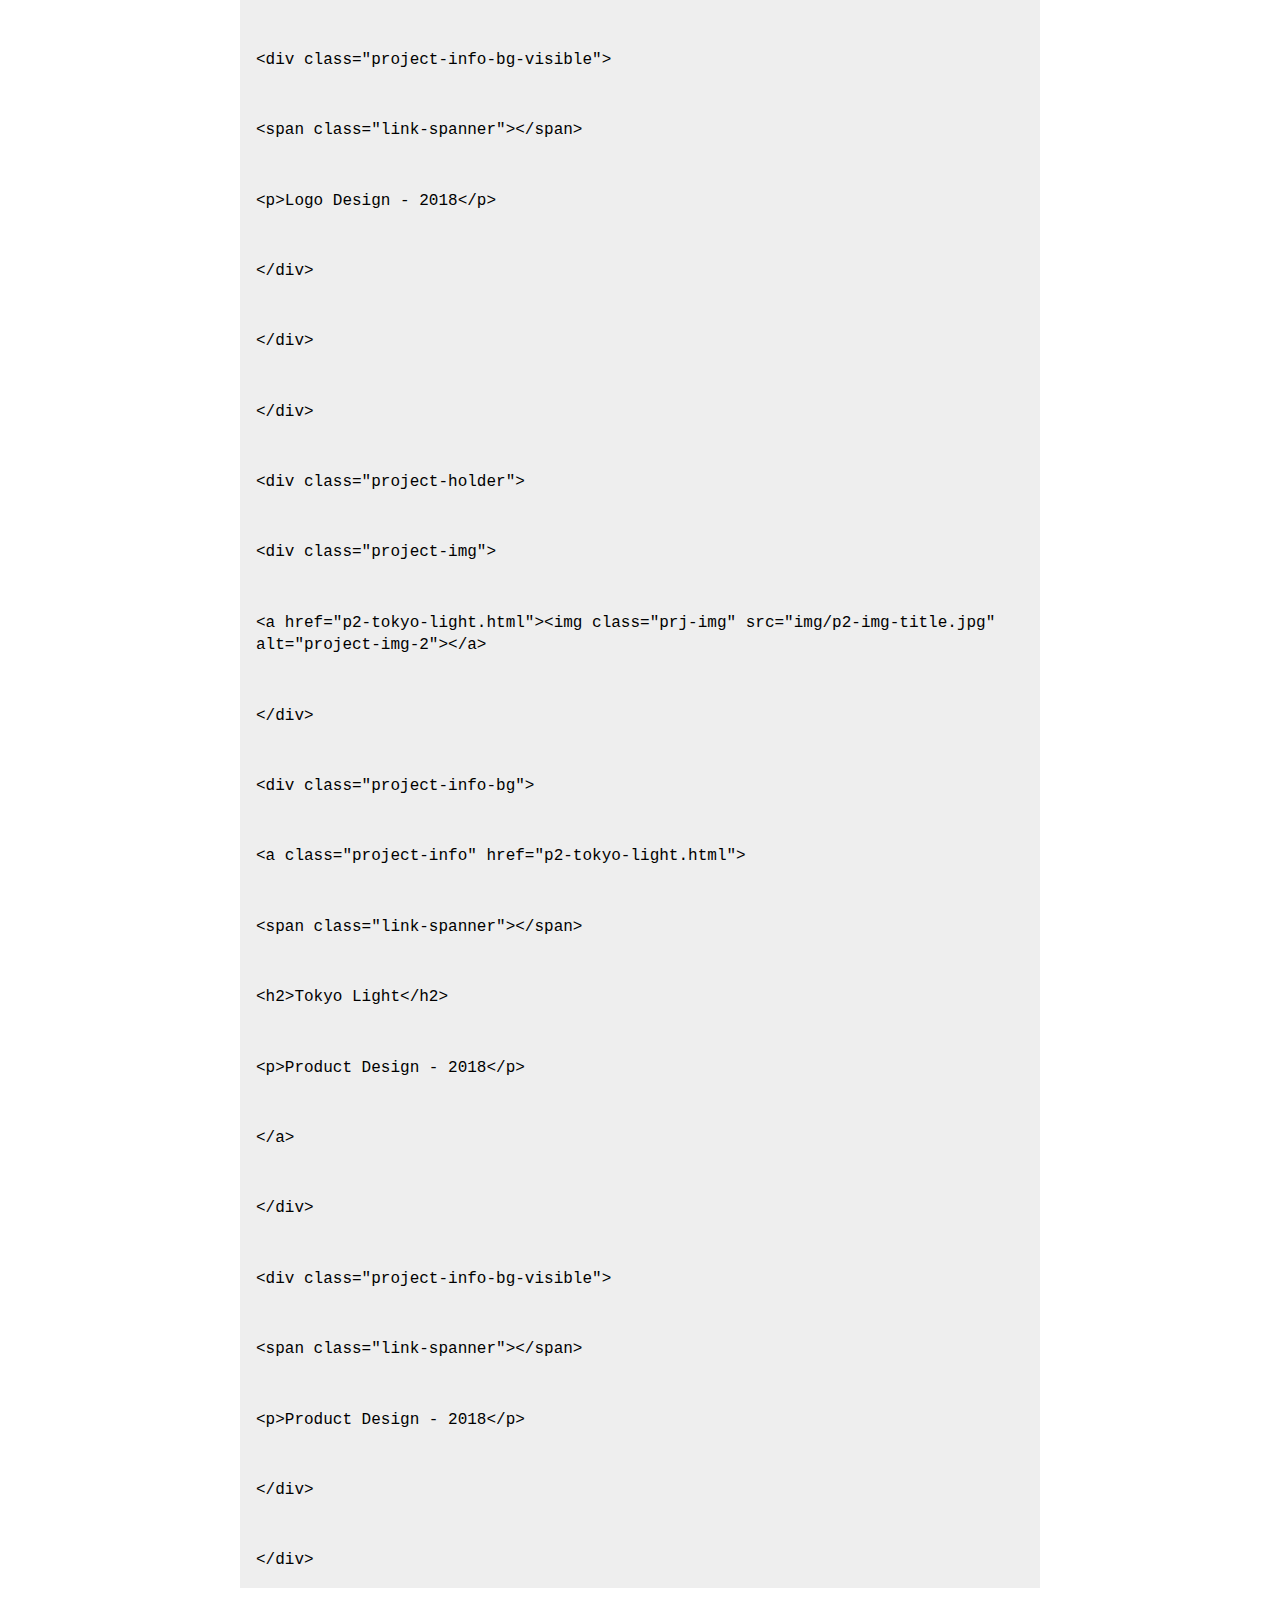
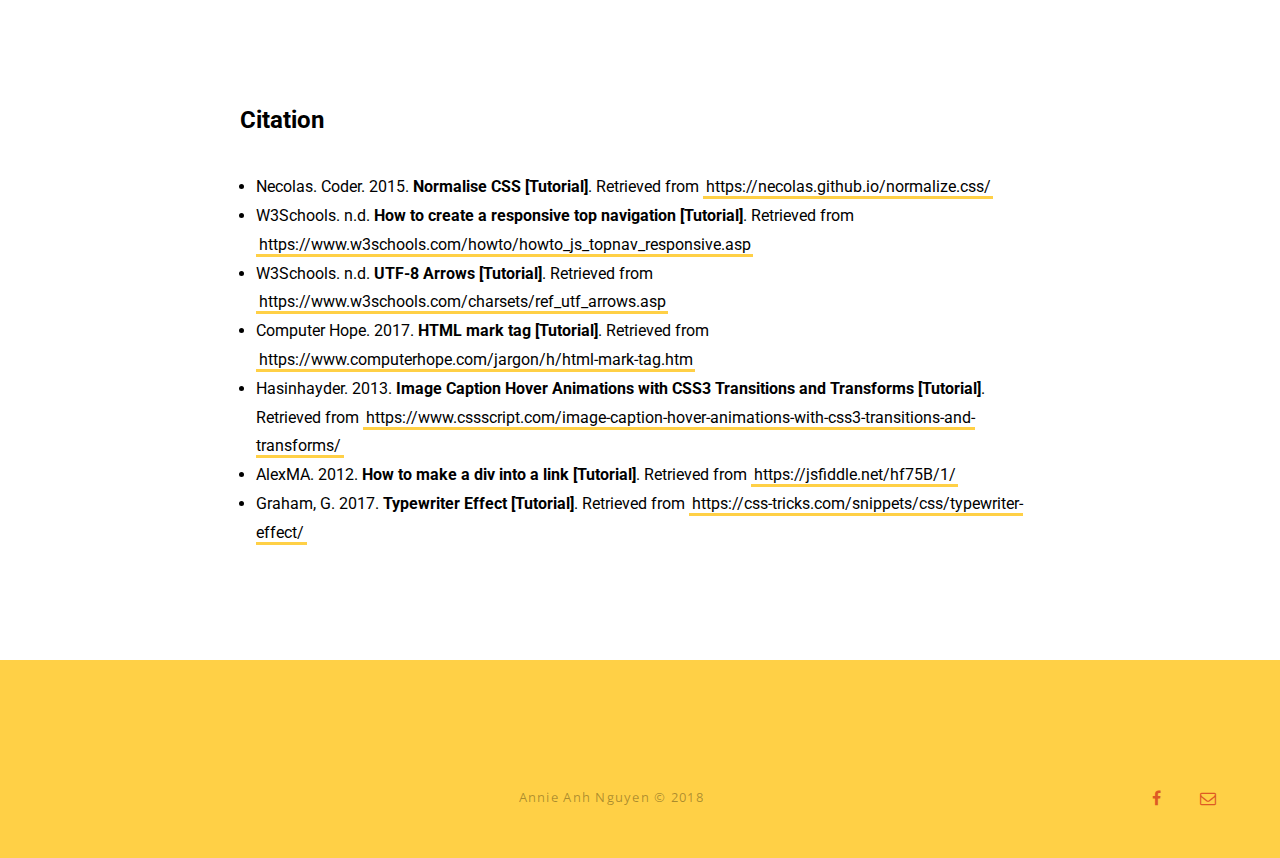
<file: style-guide.html>
<!DOCTYPE html>
<html lang="en">

<head>
    <meta charset="utf-8">
    <meta name="viewport" content="width=width-device, initial-scale=1">
    <title>Annie Nguyen | Style Guide</title>

    <link href="css/main-dist.css" rel="stylesheet">
    <link href="css/normalize.css" rel="stylesheet">

    <link href="img/favicon.ico" rel="shortcut icon" type="image/x-icon">
    <link rel="stylesheet" href="https://cdnjs.cloudflare.com/ajax/libs/font-awesome/4.7.0/css/font-awesome.min.css">
</head>

<body>
    <header class="main-header">
        <div class="top-nav">
            <nav id="myNav" class="nav-bar">
                <div class="nav-bar-div">
                    <a class="logo-link" href="index.html"><img class="logo" src="img/logo.svg" alt="logo-img"></a>
                    <a class="nav-item nav-item-border" href="index.html">Projects</a>
                    <a class="nav-item nav-item-border" href="style-guide.html">Style Guide</a>
                    <a class="nav-item nav-item-border border-bottom" href="about.html">About</a>

                    <div class="contact-me-wrapper">
                        <a href="mailto:nnpa185@gmail.com" target="_blank">Contact Me</a>
                    </div>
                </div>


                <div class="menu-icon-div">
                    <a class="menu-icon" href="javascript:void(0);" onclick="myFunction()" aria-hidden="true" aria-label="Menu">
                        <i class="fa fa-bars"></i>
                    </a>
                </div>
            </nav>
        </div>
    </header>

    <section class="page-heading section-border">
        <div class="heading-element">
            <a href="" class="typewrite" data-period="2000" data-type='[ "Hello."]'>
                    <span class="wrap"></span>
                </a>
            <h1 class="heading text-h1-large"><span class="span-block">This is my style guide.</span></h1>
            <a class="header-link" href="about.html">More about me &larr;</a>

            <div class="code-div">
                <code>&lt;a href="" class="typewrite" data-period="2000" data-type='[ "Hello."]'&gt;</code>
                <code>&lt;span class="wrap"&gt;&lt;/span&gt;</code>
                <code>&lt;/a&gt;</code>
                <code>&lt;h1 class="heading text-h1-large"&gt;&lt;span class="span-block"&gt;This is my style guide.&lt;/span&gt;&lt;/h1&gt;</code>
                <code>&lt;a class="header-link" href="about.html"&gt;More about me &larr;&lt;/a&gt;</code>
            </div>
        </div>
    </section>

    <section class="section-border">
        <div class="text-element">
            <h1 class="text-h1-large">H1 Text Large</h1>
            <h1 class="text-h1-small">H1 Text Small</h1>
            <h2 class="text-h2-large">H2 Text Large</h2>
            <h2 class="text-h2-small">H2 Text Small</h2>
            <h3 class="text-h3-large">H3 Text Large</h3>
            <h3 class="text-h3-small">H3 Text Small</h3>
            <h4 class="text-h4-large">H4 Text Large</h4>
            <h4 class="text-h4-small">H4 Text Small</h4>
            <p class="par">paragraph text paragraph text paragraph text paragraph text</p>

            <div class="code-div">
                <code>
                &lt;h1 class="text-h1-large"&gt;H1 Text Large&lt;/h1&gt;
            </code>
                <code>
                &lt;h1 class="text-h1-small"&gt;H1 Text Small&lt;/h1&gt;
            </code>
                <code>
                &lt;h2 class="text-h2-large"&gt;H2 Text Large&lt;/h2&gt;
            </code>
                <code>
                &lt;h2 class="text-h2-small"&gt;H2 Text Small&lt;/h2&gt;
            </code>
                <code>
                &lt;h3 class="text-h3-large"&gt;H3 Text&lt;/h3&gt;
            </code>
                <code>
                &lt;h3 class="text-h3-small"&gt;H3 Text&lt;/h3&gt;
            </code>
                <code>
                &lt;h4 class="text-h4-large"&gt;H4 Text&lt;/h4&gt;
            </code>
                <code>
                &lt;h4 class="text-h4-small"&gt;H4 Text&lt;/h4&gt;
            </code>
                <code>
                &lt;p class="par"&gt;paragraph text paragraph text paragraph text paragraph text&lt;/p&gt;
            </code>
            </div>
        </div>
    </section>

    <section id="interactive" class="section-border">
        <div class="interactive-element">
            <h2>Navigation</h2>
            <div class="code-div">
                <code>&lt;nav id="myNav" class="nav-bar"&gt;</code>
                <code>&lt;div class="nav-bar-div"&gt;</code>
                <code>&lt;a class="logo-link" href="index.html"&gt;&lt;img class="logo" src="img/logo.svg" alt="logo-img"&gt;&lt;/a&gt;</code>
                <code>&lt;a class="nav-item nav-item-border" href="index.html"&gt;Projects&lt;/a&gt;</code>
                <code>&lt;a class="nav-item nav-item-border" href="style-guide.html"&gt;Style Guide&lt;/a&gt;</code>
                <code>&lt;a class="nav-item nav-item-border border-bottom" href="about.html"&gt;About&lt;/a&gt;</code>

                <code>&lt;div class="contact-me-wrapper"&gt;</code>
                <code>&lt;a href="mailto:nnpa185@gmail.com" target="_blank"&gt;Contact Me&lt;/a&gt;</code>
                <code>&lt;/div&gt;</code>
                <code>&lt;/div&gt;</code>


                <code>&lt;div class="menu-icon-div"&gt;</code>
                <code>&lt;a class="menu-icon" href="javascript:void(0);" onclick="myFunction()" aria-hidden="true" aria-label="Menu"&gt;</code>
                <code>&lt;i class="fa fa-bars"&gt;&lt;/i&gt;</code>
                <code>&lt;/a&gt;</code>
                <code>&lt;/div&gt;</code>
                <code>&lt;/nav&gt;</code>
            </div>
            <h2>Interactive Elements</h2>
            <h3>Button</h3>
            <a href="#interactive" class="btn">Submit</a>
            <code>
                &lt;a href="#interactive" class="btn"&gt;Submit&lt;/a&gt;
            </code>

            <h3>In-text Link</h3>
            <a href="#interactive" class="in-text-link">Link to another page</a>
            <code>
                &lt;a href="#interactive" class="in-text-link"&gt;Link to another page&lt;/a&gt;
            </code>

            <h3>Social Media Icons</h3>
            <a href="https://www.facebook.com/annien018" class="social-media-icon" target="_blank"><i class="fa fa-facebook"
                    aria-hidden="true"></i></a>
            <a href="https://www.linkedin.com/feed/" class="social-media-icon" target="_blank"><i class="fa fa-linkedin"
                    aria-hidden="true"></i></a>
            <a href="mailto:nnpa185@gmail.com" class="social-media-icon" target="_blank"><i class="fa fa-envelope-o"
                    aria-hidden="true"></i></a>

            <div class="code-div">
                <code>
                    &lt;a href="https://www.facebook.com/annien018" class="social-media-icon" target="_blank"&gt;&lt;i class="fa fa-facebook"
                        aria-hidden="true"&gt;&lt;/i&gt;&lt;/a&gt;
                </code>
                <code>
                    &lt;a href="https://www.linkedin.com/in/annie-n-75608b157/" class="social-media-icon" target="_blank"&gt;&lt;i class="fa fa-linkedin"
                        aria-hidden="true"&gt;&lt;/i&gt;&lt;/a&gt;
                </code>
                <code>
                    &lt;a href="mailto:nnpa185@gmail.com" class="social-media-icon" target="_blank"&gt;&lt;i class="fa fa-envelope-o"
                        aria-hidden="true"&gt;&lt;/i&gt;&lt;/a&gt;
                </code>
            </div>
        </div>
    </section>

    <section class="section-border">
        <div class="branding-element">
            <h2>Branding</h2>
            <h3>Color</h3>
        </div>
        <div class="branding-element-color">
            <div class="color-1">
                <p>#FFD046</p>
            </div>

            <div class="color-2">
                <p>#DD5A24</p>
            </div>
        </div>
        <div class="branding-element-fonts">
            <h3>Fonts</h3>
            <p class="roboto-font">Roboto: I choose this font for headers because it looks sleek and is refreshing,
                which can easily
                stand out as a header/title.</p>
            <p class="opensans-font">Open Sans: I choose this font for paragraphs because it is easy to read and scan
                through, keeping in mind my target audience would be future employers, who need to scan and judge my
                work quickly.</p>
        </div>
    </section>

    <section class="section-border">
        <div class="branding-element">
            <h2>Tools</h2>
            <mark>Adobe Illustrator</mark>
            <mark>Adobe Photoshop</mark>
            <div class="code-div">
                <code>&lt;mark&gt;Adobe Illustrator&lt;mark&gt;</code>
                <code>&lt;mark&gt;Adobe Photoshop&lt;mark&gt;</code>
            </div>
        </div>

    </section>

    <section class="section-border">
        <div class="branding-element">
            <h2>Project Image Example</h2>
        </div>
        <div class="project-showcase-element">
            <div class="project-holder">
                <div class="project-img">
                    <a href="p1-cacti-addict.html"><img class="prj-img" src="img/p1-img-title.jpg" alt="project-img-1"></a>
                </div>

                <div class="project-info-bg ">
                    <a class="project-info" href="p1-cacti-addict.html">
                        <span class="link-spanner"></span>
                        <h2>Cacti Addict</h2>
                        <p>Logo Design - 2018</p>
                    </a>
                </div>
                <div class="project-info-bg-visible">
                    <span class="link-spanner"></span>
                    <p>Logo Design - 2018</p>
                </div>
            </div>

            <div class="project-holder">
                <div class="project-img">
                    <a href="p2-tokyo-light.html"><img class="prj-img" src="img/p2-img-title.jpg" alt="project-img-2"></a>
                </div>

                <div class="project-info-bg">
                    <a class="project-info" href="p2-tokyo-light.html">
                        <span class="link-spanner"></span>
                        <h2>Tokyo Light</h2>
                        <p>Product Design - 2018</p>
                    </a>
                </div>

                <div class="project-info-bg-visible">
                    <span class="link-spanner"></span>
                    <p>Product Design - 2018</p>
                </div>
            </div>
        </div>

        <div class="branding-element">
            <div class="code-div">
                <code>&lt;div class="project-showcase-element"&gt;</code>
                <code>&lt;div class="project-holder"&gt;</code>
                <code>&lt;div class="project-img"&gt;</code>
                <code>&lt;a href="p1-cacti-addict.html"&gt;&lt;img class="prj-img" src="img/p1-img-title.jpg" alt="project-img-1"&gt;&lt;/a&gt;</code>
                <code>&lt;/div&gt;</code>

                <code>&lt;div class="project-info-bg "&gt;</code>
                <code>&lt;a class="project-info" href="p1-cacti-addict.html"&gt;</code>
                <code>&lt;span class="link-spanner"&gt;&lt;/span&gt;</code>
                <code>&lt;h2&gt;Cacti Addict&lt;/h2&gt;</code>
                <code>&lt;p&gt;Logo Design - 2018&lt;/p&gt;</code>
                <code>&lt;/a&gt;</code>
                <code>&lt;/div&gt;</code>
                <code>&lt;div class="project-info-bg-visible"&gt;</code>
                <code>&lt;span class="link-spanner"&gt;&lt;/span&gt;</code>
                <code>&lt;p&gt;Logo Design - 2018&lt;/p&gt;</code>
                <code>&lt;/div&gt;</code>
                <code>&lt;/div&gt;</code>
                <code>&lt;/div&gt;</code>

                <code>&lt;div class="project-holder"&gt;</code>
                <code>&lt;div class="project-img"&gt;</code>
                <code>&lt;a href="p2-tokyo-light.html"&gt;&lt;img class="prj-img" src="img/p2-img-title.jpg" alt="project-img-2"&gt;&lt;/a&gt;</code>
                <code>&lt;/div&gt;</code>

                <code>&lt;div class="project-info-bg"&gt;</code>
                <code>&lt;a class="project-info" href="p2-tokyo-light.html"&gt;</code>
                <code>&lt;span class="link-spanner"&gt;&lt;/span&gt;</code>
                <code>&lt;h2&gt;Tokyo Light&lt;/h2&gt;</code>
                <code>&lt;p&gt;Product Design - 2018&lt;/p&gt;</code>
                <code>&lt;/a&gt;</code>
                <code>&lt;/div&gt;</code>

                <code>&lt;div class="project-info-bg-visible"&gt;</code>
                <code>&lt;span class="link-spanner"&gt;&lt;/span&gt;</code>
                <code>&lt;p&gt;Product Design - 2018&lt;/p&gt;</code>
                <code>&lt;/div&gt;</code>
                <code>&lt;/div&gt;</code>
            </div>
        </div>
    </section>

    <section class="section-border">
        <div class="citation-element">
            <h2>Citation</h2>
            <ul class="ul-citation">
                <li>
                    Necolas. Coder. 2015. <strong>Normalise CSS [Tutorial]</strong>. Retrieved from <a class="in-text-link"
                        href="https://necolas.github.io/normalize.css/">https://necolas.github.io/normalize.css/</a>
                </li>
                <li>
                    W3Schools. n.d. <strong>How to create a responsive top navigation [Tutorial]</strong>. Retrieved
                    from <a class="in-text-link" href="https://www.w3schools.com/howto/howto_js_topnav_responsive.asp">https://www.w3schools.com/howto/howto_js_topnav_responsive.asp</a>
                </li>
                <li>
                    W3Schools. n.d. <strong>UTF-8 Arrows [Tutorial]</strong>. Retrieved from <a class="in-text-link"
                        href="https://www.w3schools.com/charsets/ref_utf_arrows.asp">https://www.w3schools.com/charsets/ref_utf_arrows.asp</a>
                </li>
                <li>
                    Computer Hope. 2017. <strong>HTML mark tag [Tutorial]</strong>. Retrieved from <a class="in-text-link"
                        href="https://www.computerhope.com/jargon/h/html-mark-tag.htm">https://www.computerhope.com/jargon/h/html-mark-tag.htm</a>
                </li>
                <li>
                    Hasinhayder. 2013. <strong>Image Caption Hover Animations with CSS3 Transitions and Transforms
                        [Tutorial]</strong>.
                    Retrieved from <a class="in-text-link" href="https://www.cssscript.com/image-caption-hover-animations-with-css3-transitions-and-transforms/">https://www.cssscript.com/image-caption-hover-animations-with-css3-transitions-and-transforms/</a>
                </li>
                <li>
                    AlexMA. 2012. <strong>How to make a div into a link [Tutorial]</strong>. Retrieved from <a class="in-text-link"
                        href="https://jsfiddle.net/hf75B/1/">https://jsfiddle.net/hf75B/1/</a>
                </li>
                <li>
                    Graham, G. 2017. <strong>Typewriter Effect [Tutorial]</strong>. Retrieved from <a class="in-text-link"
                        href="https://css-tricks.com/snippets/css/typewriter-effect/">https://css-tricks.com/snippets/css/typewriter-effect/</a>
                </li>
            </ul>
        </div>
    </section>

    <footer>
        <div class="footer-item">
            <div class="footer-item-name">
                <p>Annie Anh Nguyen &copy; 2018 </p>
            </div>
            <div class="footer-item-contact">
                <a href="https://www.facebook.com/annien018" class="social-media-icon" target="_blank"><i class="fa fa-facebook"
                        aria-hidden="true"></i></a>
                <!-- <a href="https://www.linkedin.com/in/annienn" class="social-media-icon" target="_blank"><i class="fa fa-linkedin"
                        aria-hidden="true"></i></a> -->
                <a href="mailto:nnpa185@gmail.com" class="social-media-icon" target="_blank"><i class="fa fa-envelope-o"
                        aria-hidden="true"></i></a>
            </div>
        </div>
    </footer>

    <script src="js/script.js"></script>
</body>

</html>
</file>
<file: css/main-dist.css>
@import url('https://fonts.googleapis.com/css?family=Roboto');@import url('https://fonts.googleapis.com/css?family=Open+Sans');*,:after,:before{-webkit-box-sizing:border-box;box-sizing:border-box}.main-header{padding:1rem}code{background-color:#EEE;padding:1rem;margin-top:1rem;display:block}.code-div{background-color:#EEE;clear:both}.ul-citation{padding:1rem;line-height:1.8rem}.section-border{padding-top:1rem;padding-bottom:5rem;clear:both}.branding-element-color{text-align:center}@media (max-width:630px){.border-line{border-top:1px solid grey;opacity:0.3;margin-top:-1rem}.heading-element{padding:2rem}.text-element{padding:1rem}.citation-element{padding:1rem}.interactive-element{padding:1rem}.branding-element{padding:1rem}.branding-element-fonts{padding:1rem}.project-description{padding-right:2rem;padding-left:2rem;clear:both}mark{float:left}.project-description-img{padding:2rem}}@media (min-width:860px){.border-line{border:none;margin-top:2rem}.heading-element{padding-left:15rem;padding-right:15rem;padding-bottom:2rem;padding-top:7rem}.text-element{padding-left:15rem;padding-right:15rem}.citation-element{padding-left:15rem;padding-right:15rem}.interactive-element{padding-left:15rem;padding-right:15rem}.branding-element{padding-left:15rem;padding-right:15rem}.branding-element-fonts{padding-left:15rem;padding-right:15rem}.project-description{padding-right:15rem;padding-left:15rem;padding-bottom:1rem;padding-top:1rem}.project-description-img{padding-right:15rem;padding-left:15rem;padding-bottom:1rem;padding-top:1rem}}@media (min-width:630px) and (max-width:860px){.border-line{border:none;margin-top:2rem}.heading-element{padding-left:9rem;padding-right:9rem;padding-bottom:2rem;padding-top:7rem}.text-element{padding-left:9rem;padding-right:9rem}.citation-element{padding-left:9rem;padding-right:9rem}.interactive-element{padding-left:9rem;padding-right:9rem}.branding-element{padding-left:9rem;padding-right:9rem}.branding-element-fonts{padding-left:9rem;padding-right:9rem}.project-description{padding-right:9rem;padding-left:9rem;padding-bottom:1rem;padding-top:1rem}.project-description-img{padding-right:9rem;padding-left:9rem;padding-bottom:1rem;padding-top:1rem}}@media (min-width:1824px){.nav-item{padding-left:1.75rem;padding-right:1.75rem;font-size:150%}.top-nav{padding-top:2rem!important;padding-bottom:0.75rem!important}.logo-link{margin-top:0.6rem;padding-left:4rem!important}.contact-me-wrapper a{font-size:150%;padding:1rem;padding-right:4rem!important}.heading-element{font-size:190%}.project-description{font-size:190%}}body{overflow-wrap:break-word;word-wrap:break-word}h1,h2,h3,h4{font-family:'Roboto', sans-serif}.low-opacity-header{opacity:0.3}.text-h1-large{font-size:2.3em}.text-h1-small{font-size:1.9em}.text-h2-small{font-size:1.4em}.text-h3-small{font-size:1.07em}.text-h4-small{font-size:0.95em}p{font-family:'Open Sans', sans-serif}nav{font-family:'Roboto', sans-serif}a{font-family:'Roboto', sans-serif}.citation-element{font-family:'Roboto', sans-serif}.heading{border-bottom:5px solid rgba(255, 209, 70, 0.596);padding-bottom:1rem}.in-text-link{text-decoration:none;color:black;border-bottom:3px solid #FFD046;transition:all 0.3s ease-in-out;-webkit-transition:all 0.3s ease-in-out;-moz-transition:all 0.3s ease-in-out;-o-transition:all 0.3s ease-in-out;-ms-transition:all 0.3s ease-in-out;padding-left:0.17rem;padding-right:0.17rem}.in-text-link:focus,.in-text-link:hover{background-color:#FFD046}.hidden{display:none}.menu-icon{font-size:1.6rem;display:none}.nav-bar .menu-icon{display:none}.menu-icon:focus,.menu-icon:hover{color:#DD5A24}.nav-bar a{text-decoration:none;float:left;display:block;text-align:center;transition:all 0.3s ease-in-out;-webkit-transition:all 0.3s ease-in-out;-moz-transition:all 0.3s ease-in-out;-o-transition:all 0.3s ease-in-out;-ms-transition:all 0.3s ease-in-out;color:black}.nav-bar{overflow:hidden}.logo{max-width:8rem;width:100%;transition:all 0.3s ease-in-out;-webkit-transition:all 0.3s ease-in-out;-moz-transition:all 0.3s ease-in-out;-o-transition:all 0.3s ease-in-out;-ms-transition:all 0.3s ease-in-out;padding-top:0.25rem;padding-bottom:1rem}.logo:focus,.logo:hover{-webkit-transform:scale(1.025);-ms-transform:scale(1.025);transform:scale(1.025)}.contact-me-wrapper a{float:right;display:block;text-align:center;border:1px solid transparent;padding:0.5rem;transition:all 0.3s ease-in-out;-webkit-transition:all 0.3s ease-in-out;-moz-transition:all 0.3s ease-in-out;-o-transition:all 0.3s ease-in-out;-ms-transition:all 0.3s ease-in-out}.contact-me-wrapper a:focus,.contact-me-wrapper a:hover{padding:0.5rem;border:2px solid #FFD046;visibility:visible}@media (max-width:630px){.nav-bar a:not(:first-child){display:none}.nav-bar a.menu-icon{float:right;display:block}.nav-bar.responsive{position:relative}.nav-bar.responsive a.menu-icon{position:absolute;right:0;top:0}.nav-bar.responsive a{float:none;display:block;text-align:left}.nav-item{padding:1rem;margin:0.4rem}.nav-item-border{border-top:1px solid rgba(128, 128, 128, 0.589)}.bottom-border{border-bottom:1px solid rgba(128, 128, 128, 0.589)}}@media (max-width:810px){.contact-me-wrapper{visibility:hidden;clear:both;padding:0;margin:0;position:absolute;opacity:0}.contact-me-wrapper a{visibility:hidden;opacity:0}}@media (min-width:630px){.logo-link{margin-right:5rem;margin-left:2rem}.top-nav{z-index:999;position:fixed;background-color:rgba(255, 255, 255, 0.877);border-bottom:1px solid rgba(128, 128, 128, 0.507);top:0;left:0;right:0;padding:1rem 1rem 0 1rem;opacity:0.96}.nav-item{padding-left:0.15rem;padding-bottom:0.25rem;padding-right:0.15rem;margin-top:0.7rem;margin-left:1.85rem;margin-right:1.85rem}.nav-item:focus,.nav-item:hover{border-bottom:5px solid #FFD046}}.social-media-icon{color:#DD5A24;padding:1rem;width:3rem;display:inline-block;text-align:center;transition:all 0.5s ease-in-out;-webkit-transition:all 0.5s ease-in-out;-moz-transition:all 0.5s ease-in-out;-o-transition:all 0.5s ease-in-out;-ms-transition:all 0.5s ease-in-out}.social-media-icon:focus,.social-media-icon:hover{background-color:rgba(128, 128, 128, 0.384);color:black}@media (max-width:630px){.page-heading{padding-top:2rem;clear:both}.heading{border:none}}.header-link{text-decoration:none;color:#DD5A24;transition:all 0.3s ease-in-out;-webkit-transition:all 0.3s ease-in-out;-moz-transition:all 0.3s ease-in-out;-o-transition:all 0.3s ease-in-out;-ms-transition:all 0.3s ease-in-out}.header-link:focus,.header-link:hover{border-bottom:5px solid #DD5A24}.span-block{display:block}.btn{display:inline-block;padding:0.5rem 1rem;color:black;background-color:transparent;-webkit-transition:all 0.5s;-o-transition:all 0.5s;transition:all 0.5s;text-decoration:none;border:1px solid #DD5A24;border-radius:2px;text-align:center}.btn:focus,.btn:hover{background-color:#c44829;color:white}.roboto-font{font-family:'Roboto', sans-serif}.opensans-font{font-family:'Open Sans', sans-serif}.color-1{background-color:#FFD046;padding:1rem}.color-2{background-color:#DD5A24;padding:1rem}.me-image{max-width:20rem}.about-me-image{float:left}.about-me-text{float:left}@media (min-width:630px){.about-me-image{width:50%;padding-bottom:5rem;text-align:center}.about-me-text{width:50%;padding-bottom:5rem;padding-right:5rem}}@media (max-width:630px){.about-me-image{width:100%;padding-bottom:5rem;text-align:center}.about-me-text{width:100%;padding-top:1rem;padding-bottom:5rem;padding-right:1rem;padding-left:1rem}}@media (min-width:1824px){.about-me-text{padding-right:20rem;font-size:150%}.about-me-image{padding-left:15rem}.me-image{width:40rem;max-width:40rem}}.prj-img{float:left;width:28rem;height:28rem;overflow:hidden}.project-holder{float:left;overflow:hidden;position:relative}.project-info-bg{background-color:rgba(0,0,0,0.65);top:2rem;bottom:2rem;right:2rem;left:2rem;padding-top:9rem;position:relative;text-align:center;cursor:pointer;position:absolute;opacity:0;-webkit-transition:all 0.45s ease-in-out;-moz-transition:all 0.45s ease-in-out;-o-transition:all 0.45s ease-in-out;-ms-transition:all 0.45s ease-in-out;transition:all 0.45s ease-in-out}.project-info-bg-visible{background-color:transparent;border:2px solid white;color:white;text-transform:uppercase;letter-spacing:0.25em;top:2rem;bottom:2rem;right:2rem;left:2rem;padding-left:1rem;line-height:0.25rem;font-size:90%;position:relative;text-align:left;cursor:pointer;position:absolute;opacity:1;-webkit-transition:all 0.45s ease-in-out;-moz-transition:all 0.45s ease-in-out;-o-transition:all 0.45s ease-in-out;-ms-transition:all 0.45s ease-in-out;transition:all 0.45s ease-in-out}.project-holder:focus .project-info-bg-visible,.project-holder:hover .project-info-bg-visible{opacity:0;visibility:hidden}.link-spanner{position:absolute;width:100%;height:100%;top:0;left:0;z-index:1}.project-info{color:white;text-decoration:none}.project-info h2{text-transform:uppercase;letter-spacing:0.25em}.project-holder:focus .project-info-bg,.project-holder:hover .project-info-bg{opacity:1}@media (max-width:630px){.project-info-bg-visible{line-height:0.5rem;font-size:50%}.project-info-bg{padding:0}}@media (min-width:1007px){.project-holder{max-width:33.33%}}@media (max-width:1007px){.project-holder{max-width:100%}.prj-img{max-width:100%;height:auto}}@media (min-width:1824px){.prj-img{width:50em;height:50em}.project-info{font-size:200%}}mark{opacity:0.7;background-color:rgba(128, 128, 128, 0.479);border-radius:5px;padding:0.5rem;font-family:'Roboto', sans-serif;margin-right:0.5rem;margin-top:0.5rem;line-height:2rem}.project-img{width:100%}.p-img-description{opacity:0.5;font-size:0.9em;padding-top:0.5rem}.typewrite{cursor:default;color:black;text-decoration:none}footer{clear:both;overflow:hidden;background-color:#FFD046;color:rgba(0, 0, 0, 0.466);width:100%;margin:auto;bottom:0;padding:0}.footer-item-contact{float:left}.footer-item-name{float:left;letter-spacing:0.1em}@media (max-width:630px){footer{padding-bottom:2rem}.footer-item-contact{text-align:center;width:100%}.footer-item-name{opacity:0.7;text-align:center;width:100%;font-size:0.8em;padding-top:2rem}}@media (min-width:630px){footer{clear:both;padding-top:5rem;padding-bottom:2rem}.footer-item-contact{width:45%;text-align:right;padding-right:3rem;padding-top:2rem}.footer-item-name{opacity:0.7;width:55%;font-size:0.8em;text-align:right;padding-top:2.3rem}}@media (min-width:1824px){footer{clear:both;padding-top:11rem;padding-bottom:6rem}.footer-item-contact{font-size:170%;padding-right:7rem}.footer-item-name{font-size:150%}}
</file>
<file: css/main.css>
/* ------------------------------------------------------------------------------------------------------------------------------ */
/* Importing */
@import url('https://fonts.googleapis.com/css?family=Roboto');
@import url('https://fonts.googleapis.com/css?family=Open+Sans');



/* ------------------------------------------------------------------------------------------------------------------------------ */
/* General Structure */
*, *:before, *:after{
    box-sizing: border-box;
}

.main-header{
    padding:1rem;
}

code{
    background-color: #EEE;
    padding:1rem;
    margin-top:1rem;
    display: block;
}
.code-div{
    background-color: #EEE;
    clear:both;
}

.ul-citation{
    padding:1rem;
    line-height: 1.8rem;
}

.section-border{
    /* border-top:1px solid rgba(128, 128, 128, 0.404); */
    padding-top:1rem;
    padding-bottom:5rem;
    clear:both;
}

.branding-element-color{
    text-align: center;
}

@media (max-width: 630px){
    .border-line{
        border-top:1px solid grey;
        opacity:0.3;
        margin-top:-1rem;
    }
    .heading-element{
        padding:2rem;
    }
    .text-element{
        padding:1rem;
    }
    .citation-element{
        padding:1rem;
    }
    .interactive-element{
        padding:1rem;
    }
    .branding-element{
        padding:1rem;
    }
    .branding-element-fonts{
        padding: 1rem;
    }
    .project-description{
        padding-right:2rem;
        padding-left:2rem;
        clear:both;
    }
    mark{
        float:left;
    }

    .project-description-img{
        padding:2rem;
    }
}

/* Large Ipad size */
@media (min-width: 860px){
    .border-line{
        border:none;
        margin-top:2rem;
    }
    .heading-element{
        padding-left:15rem;
        padding-right:15rem;
        padding-bottom:2rem;
        padding-top:7rem;
    }
    .text-element{
        padding-left:15rem;
        padding-right:15rem;
    }
    .citation-element{
        padding-left:15rem;
        padding-right:15rem;
    }
    .interactive-element{
        padding-left:15rem;
        padding-right:15rem;
    }
    .branding-element{
        padding-left:15rem;
        padding-right:15rem;
    }
    .branding-element-fonts{
        padding-left:15rem;
        padding-right:15rem;
    }
    .project-description{
        padding-right:15rem;
        padding-left:15rem;
        padding-bottom:1rem;
        padding-top:1rem;
    }

    .project-description-img{
        padding-right:15rem;
        padding-left:15rem;
        padding-bottom:1rem;
        padding-top:1rem;
    }
}

@media (min-width:630px) and (max-width:860px){
    .border-line{
        border:none;
        margin-top:2rem;
    }
    .heading-element{
        padding-left:9rem;
        padding-right:9rem;
        padding-bottom:2rem;
        padding-top:7rem;
    }
    .text-element{
        padding-left:9rem;
        padding-right:9rem;
    }
    .citation-element{
        padding-left:9rem;
        padding-right:9rem;
    }
    .interactive-element{
        padding-left:9rem;
        padding-right:9rem;
    }
    .branding-element{
        padding-left:9rem;
        padding-right:9rem;
    }
    .branding-element-fonts{
        padding-left:9rem;
        padding-right:9rem;
    }
    .project-description{
        padding-right:9rem;
        padding-left:9rem;
        padding-bottom:1rem;
        padding-top:1rem;
    }

    .project-description-img{
        padding-right:9rem;
        padding-left:9rem;
        padding-bottom:1rem;
        padding-top:1rem;
    }
}


/* Super large screens */
@media (min-width:1824px){
    .nav-item{
        padding-left:1.75rem;
        padding-right:1.75rem;
        font-size:150%;
    }
    .top-nav{
        padding-top:2rem!important; 
        padding-bottom:0.75rem!important;
    }
    .logo-link{
        margin-top:0.6rem;
        padding-left:4rem!important;
    }
    .contact-me-wrapper a{
        font-size: 150%;
        padding:1rem;
        padding-right:4rem!important;
    }
    .heading-element{
        font-size:190%;
    }
    .project-description{
        font-size:190%;
    }
}

/* ------------------------------------------------------------------------------------------------------------------------------ */
/* Text */
body{
    overflow-wrap: break-word;
    word-wrap: break-word;
}

h1, h2, h3, h4{
    font-family: 'Roboto', sans-serif;
}

.low-opacity-header{
    opacity: 0.3;
}

.text-h1-large{
    font-size: 2.3em;
}
.text-h1-small{
    font-size:1.9em;
}

.text-h2-small{
    font-size:1.4em;
}

.text-h3-small{
    font-size: 1.07em;
}

.text-h4-small{
    font-size: 0.95em;
}

p{
    font-family: 'Open Sans', sans-serif;
}

nav{
    font-family: 'Roboto', sans-serif;
}

a{
    font-family: 'Roboto', sans-serif;
}

.citation-element{
    font-family: 'Roboto', sans-serif;
}

.heading{
    border-bottom:5px solid rgba(255, 209, 70, 0.596);
    padding-bottom:1rem;
}


.in-text-link{
    text-decoration: none;
    color:black;
    border-bottom:3px solid #FFD046;
    transition:all 0.3s ease-in-out;
    -webkit-transition: all 0.3s ease-in-out;
    -moz-transition: all 0.3s ease-in-out;
    -o-transition: all 0.3s ease-in-out;
    -ms-transition: all 0.3s ease-in-out;
    padding-left: 0.17rem;
    padding-right:0.17rem;
}

.in-text-link:hover, .in-text-link:focus{
    background-color: #FFD046;
}

.hidden{
    display:none;
}

/* ------------------------------------------------------------------------------------------------------------------------------ */
/* Navigation */
.menu-icon {
    font-size:1.6rem;
    display:none;
}

.nav-bar .menu-icon{
    display:none;
}

.menu-icon:hover, .menu-icon:focus{
    color:#DD5A24;
}
.nav-bar a{
    text-decoration: none;
    float:left;
    display: block;
    text-align: center;
    transition:all 0.3s ease-in-out;
    -webkit-transition: all 0.3s ease-in-out;
    -moz-transition: all 0.3s ease-in-out;
    -o-transition: all 0.3s ease-in-out;
    -ms-transition: all 0.3s ease-in-out;
    color:black;
}

.nav-bar{
    overflow: hidden;
}

.logo{
    max-width:8rem;
    width:100%;
    transition:all 0.3s ease-in-out;
    -webkit-transition: all 0.3s ease-in-out;
    -moz-transition: all 0.3s ease-in-out;
    -o-transition: all 0.3s ease-in-out;
    -ms-transition: all 0.3s ease-in-out;
    padding-top:0.25rem;
    padding-bottom:1rem;
}

.logo:hover, .logo:focus{
    transform:scale(1.025);
}

.contact-me-wrapper a{
    float:right;
    display:block;
    text-align: center;
    border:1px solid transparent;
    padding:0.5rem;
    transition:all 0.3s ease-in-out;
    -webkit-transition: all 0.3s ease-in-out;
    -moz-transition: all 0.3s ease-in-out;
    -o-transition: all 0.3s ease-in-out;
    -ms-transition: all 0.3s ease-in-out;
}

.contact-me-wrapper a:hover , .contact-me-wrapper a:focus{
    padding:0.5rem;
    border:2px solid #FFD046;
    visibility: visible;
}


/* When the screen is less than 630 pixels wide, hide all links.  */
@media (max-width: 630px) {
    .nav-bar a:not(:first-child) {display: none;}
    .nav-bar a.menu-icon {
      float: right;
      display: block;
    }
    .nav-bar.responsive {
        position: relative;
    }
    .nav-bar.responsive a.menu-icon {
        position: absolute;
        right: 0;
        top: 0;
    }
    .nav-bar.responsive a {
        float: none;
        display: block;
        text-align: left;
    }
    .nav-item{
        padding:1rem;
        margin:0.4rem;
    }
    .nav-item-border{
        border-top:1px solid rgba(128, 128, 128, 0.589);
    }
    .bottom-border{
        border-bottom: 1px solid rgba(128, 128, 128, 0.589);
    }
}

@media (max-width:810px){
    .contact-me-wrapper{
        visibility: hidden;
        clear:both;
        padding:0;
        margin:0;
        position:absolute;
        opacity:0;
    }

    .contact-me-wrapper a{
        visibility: hidden;
        opacity:0;
    }
}

@media (min-width: 630px){
    .logo-link{
        margin-right:5rem;
        margin-left:2rem;
    }
    .top-nav{
        z-index: 999;
        position: fixed;
        background-color:rgba(255, 255, 255, 0.877);
        border-bottom:1px solid rgba(128, 128, 128, 0.507);
        top:0;
        left:0;
        right:0;
        padding:1rem 1rem 0 1rem;
        opacity:0.96;
    }
    .nav-item{
        padding-left:0.15rem;
        padding-bottom:0.25rem;
        padding-right:0.15rem;
        margin-top:0.7rem;
        margin-left:1.85rem;
        margin-right:1.85rem;
    }
    .nav-item:hover, .nav-item:focus{
        border-bottom:5px solid #FFD046;
    }
}


/* ------------------------------------------------------------------------------------------------------------------------------ */
/* Images */



/* Social Media Icons */
.social-media-icon{
    color:#DD5A24;
    padding:1rem;
    width:3rem;
    display:inline-block;
    text-align: center;
    transition: all 0.5s ease-in-out;
    -webkit-transition: all 0.5s ease-in-out;
    -moz-transition: all 0.5s ease-in-out;
    -o-transition: all 0.5s ease-in-out;
    -ms-transition: all 0.5s ease-in-out;
}

.social-media-icon:hover, .social-media-icon:focus{
    background-color: rgba(128, 128, 128, 0.384);
    color:black;
}


/* ------------------------------------------------------------------------------------------------------------------------------ */
/* Heading */
@media (max-width:630px){
    .page-heading{
        padding-top:2rem;
        clear:both;
    }
    .heading{
        border:none;
    }
}

.header-link{
    text-decoration: none;
    color: #DD5A24;
    transition:all 0.3s ease-in-out;
    -webkit-transition: all 0.3s ease-in-out;
    -moz-transition: all 0.3s ease-in-out;
    -o-transition: all 0.3s ease-in-out;
    -ms-transition: all 0.3s ease-in-out;
}
.header-link:hover, .header-link:focus{
    border-bottom:5px solid #DD5A24;
}

.span-block {
    display: block;
}


/* ------------------------------------------------------------------------------------------------------------------------------ */
/* Buttons */
.btn{
  display: inline-block;
  padding: 0.5rem 1rem;
  color: black;
  background-color: transparent;
  transition:all 0.5s;
  text-decoration: none;
  border: 1px solid #DD5A24;
  border-radius: 2px;
  text-align: center;
}

.btn:hover, .btn:focus {
    background-color: #c44829;
    color:white;
  }



/* ------------------------------------------------------------------------------------------------------------------------------ */
/* Branding */
/* Font */
.roboto-font{
    font-family: 'Roboto', sans-serif;
}

.opensans-font{
    font-family: 'Open Sans', sans-serif;
}

/* Color */
.color-1{
    background-color: #FFD046;
    padding:1rem;
}

.color-2{
    background-color: #DD5A24;
    padding:1rem;
}

/* ------------------------------------------------------------------------------------------------------------------------------ */
/* About */
.me-image{
    max-width: 20rem;
}

.about-me-image{
    float:left;
}

.about-me-text{
    float: left;
}

@media (min-width:630px){
    .about-me-image{
        width:50%;
        padding-bottom:5rem;
        text-align: center;
    }
    .about-me-text{
        width: 50%;
        padding-bottom:5rem;
        padding-right:5rem;
    }
}

@media (max-width:630px){
    .about-me-image{
        width:100%;
        padding-bottom:5rem;
        text-align: center;
    }
    .about-me-text{
        width: 100%;
        padding-top:1rem;
        padding-bottom:5rem;
        padding-right:1rem;
        padding-left:1rem;
    }
}

@media (min-width:1824px){
    .about-me-text{
        padding-right:20rem;
        font-size:150%;
    }
    .about-me-image{
        padding-left:15rem;
    }
    .me-image{
        width:40rem;
        max-width:40rem;
    }
}

/* ------------------------------------------------------------------------------------------------------------------------------ */
/* Home/ Projects Showcase */
.prj-img{
    float:left;
    width:28rem;
    height:28rem;
    overflow: hidden;
}

.project-holder{
    float: left;
    overflow:hidden;
    position: relative;
}

.project-info-bg{
    background-color: rgba(0,0,0,0.65);
    top:2rem;
    bottom:2rem;
    right:2rem;
    left:2rem;
    padding-top:9rem;
    position: relative;
    text-align: center;
    cursor: pointer;
    position: absolute;
    opacity:0;
    -webkit-transition: all 0.45s ease-in-out;
    -moz-transition: all 0.45s ease-in-out;
    -o-transition: all 0.45s ease-in-out;
    -ms-transition: all 0.45s ease-in-out;
    transition: all 0.45s ease-in-out;  
}

.project-info-bg-visible{
    background-color:transparent;
    border:2px solid white;
    color:white;
    text-transform: uppercase;
    letter-spacing: 0.25em;
    top:2rem;
    bottom:2rem;
    right:2rem;
    left:2rem;
    padding-left:1rem;
    line-height: 0.25rem;
    font-size: 90%;
    position: relative;
    text-align: left;
    cursor: pointer;
    position: absolute;
    opacity:1;
    -webkit-transition: all 0.45s ease-in-out;
    -moz-transition: all 0.45s ease-in-out;
    -o-transition: all 0.45s ease-in-out;
    -ms-transition: all 0.45s ease-in-out;
    transition: all 0.45s ease-in-out; 
}

.project-holder:focus .project-info-bg-visible, .project-holder:hover .project-info-bg-visible{
    opacity:0;
    visibility: hidden;
}

.link-spanner{
    position:absolute; 
    width:100%;
    height:100%;
    top:0;
    left: 0;
    z-index: 1;
}

.project-info{
    color:white;
    text-decoration: none;
}

.project-info h2{
    text-transform: uppercase;
    letter-spacing: 0.25em;
}


.project-holder:hover .project-info-bg , .project-holder:focus .project-info-bg{
    opacity:1;
}

@media (max-width:630px){
    .project-info-bg-visible{
        line-height:0.5rem;
        font-size:50%;
    }

    .project-info-bg{
        padding:0;
    }
}

@media (min-width:1007px){
    .project-holder{
        max-width: 33.33%;
    }
}

@media (max-width:1007px){
    .project-holder{
        max-width: 100%;
    }
    .prj-img{
        max-width:100%;
        height:auto;
    } 
}

@media (min-width:1824px){
    .prj-img{
        width:50em;
        height:50em;
    }
    .project-info{
        font-size: 200%;
    }
}


/* ------------------------------------------------------------------------------------------------------------------------------ */
/* Project Description */
mark{
    opacity:0.7;
    background-color: rgba(128, 128, 128, 0.479);  
    border-radius: 5px;
    padding:0.5rem;
    font-family: 'Roboto', sans-serif;
    margin-right:0.5rem;
    margin-top:0.5rem;
    line-height: 2rem;
}

.project-img{
    width:100%;
}

.p-img-description{
    opacity:0.5;
    font-size:0.9em;
    padding-top:0.5rem;
}

/* ------------------------------------------------------------------------------------------------------------------------------ */
/* Animation */
.typewrite {
    cursor: default;
    color:black;
    text-decoration: none;
}


/* ------------------------------------------------------------------------------------------------------------------------------ */
/* Footer */
footer{
    clear: both;
    overflow: hidden;
    background-color: #FFD046;
    color:rgba(0, 0, 0, 0.466);
    width:100%;
    margin:auto;
    bottom:0;
    padding:0;
}

.footer-item-contact{
    float:left;
}
.footer-item-name{
    float:left;
    letter-spacing: 0.1em;
}

@media (max-width:630px){
    footer{
        padding-bottom:2rem;
    }
    .footer-item-contact{
        text-align: center;
        width:100%;
    }
    .footer-item-name{
        opacity:0.7;
        text-align: center;
        width:100%;
        font-size:0.8em;
        padding-top:2rem;
    }
}

@media (min-width:630px){
    footer{
        clear:both;
        padding-top:5rem;
        padding-bottom:2rem;
    }
    .footer-item-contact{
        width:45%;
        text-align: right;
        padding-right:3rem;
        padding-top:2rem;
    }
    .footer-item-name{
        opacity:0.7;
        width:55%;
        font-size:0.8em;
        text-align: right;
        padding-top:2.3rem;
    }
}

@media (min-width:1824px){
    footer{
        clear:both;
        padding-top:11rem;
        padding-bottom:6rem;
    }
    .footer-item-contact{
        font-size:170%;
        padding-right:7rem;
    }
    .footer-item-name{
        font-size:150%;
    }
}
</file>
